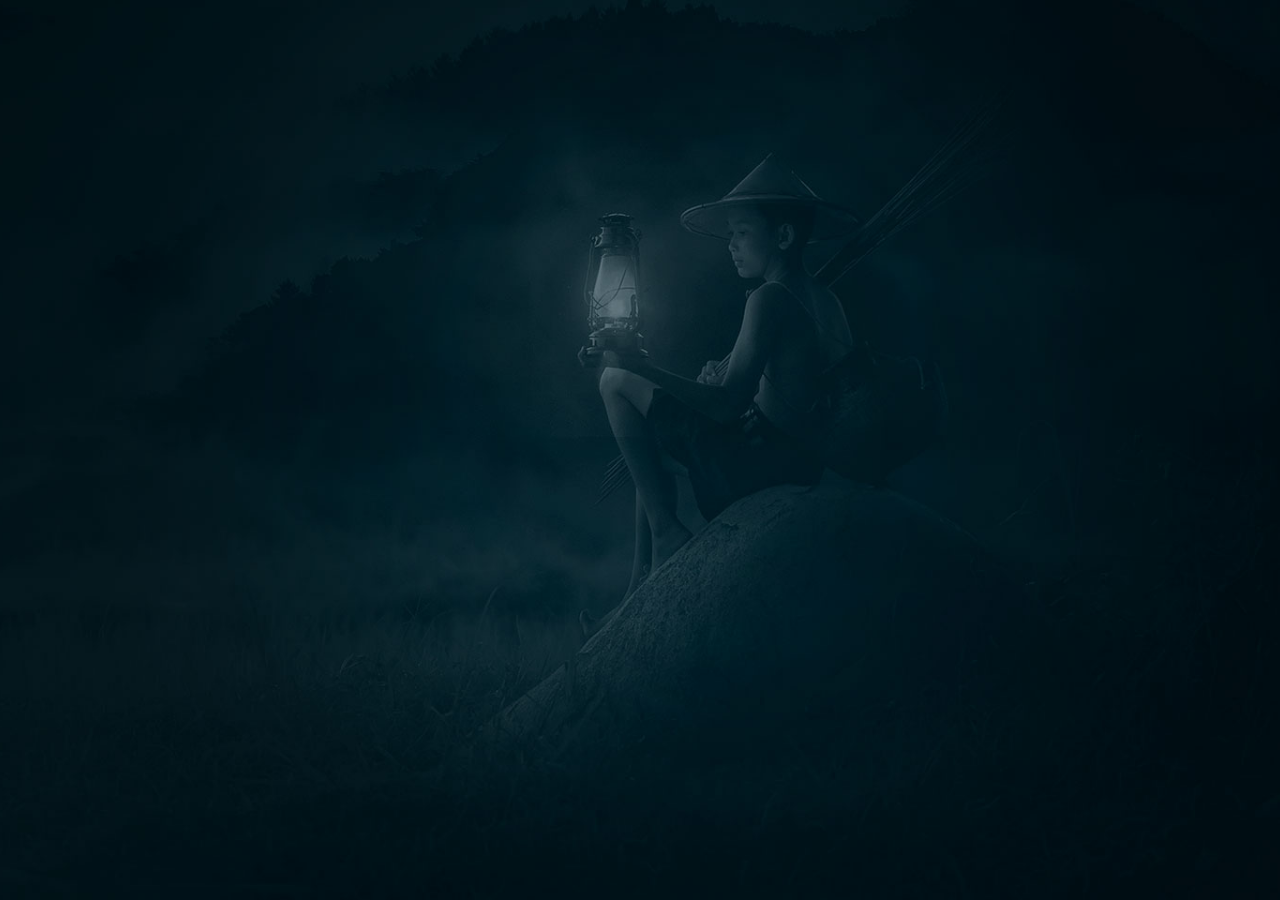
<file: index.html>
<!DOCTYPE html>
<html lang="en">
<head>
    <meta charset="UTF-8">
    <meta http-equiv="X-UA-Compatible" content="IE=edge">
    <meta name="viewport" content="width=device-width, initial-scale=1.0">
    <title>Dasdasent</title>
    <link rel="stylesheet" href="./main.css">
</head>
<body>
    <div class="wrapper first_page-wrapper">
        <div class="container container-opening">
            <div class="opening">
                <div class="opening__text">
                    <img src="./img/logo1.jpg.png" alt="logo" class="logo__opening">
                    <div class="opening__desc">Открой для себя Азию</div>
                </div>
                <div class="opening__btn">
                    <a href="./main.html" class="button button__opening ">Войти</a>
                </div>
            </div>
        </div>
    </div>
</body>
</html>
</file>
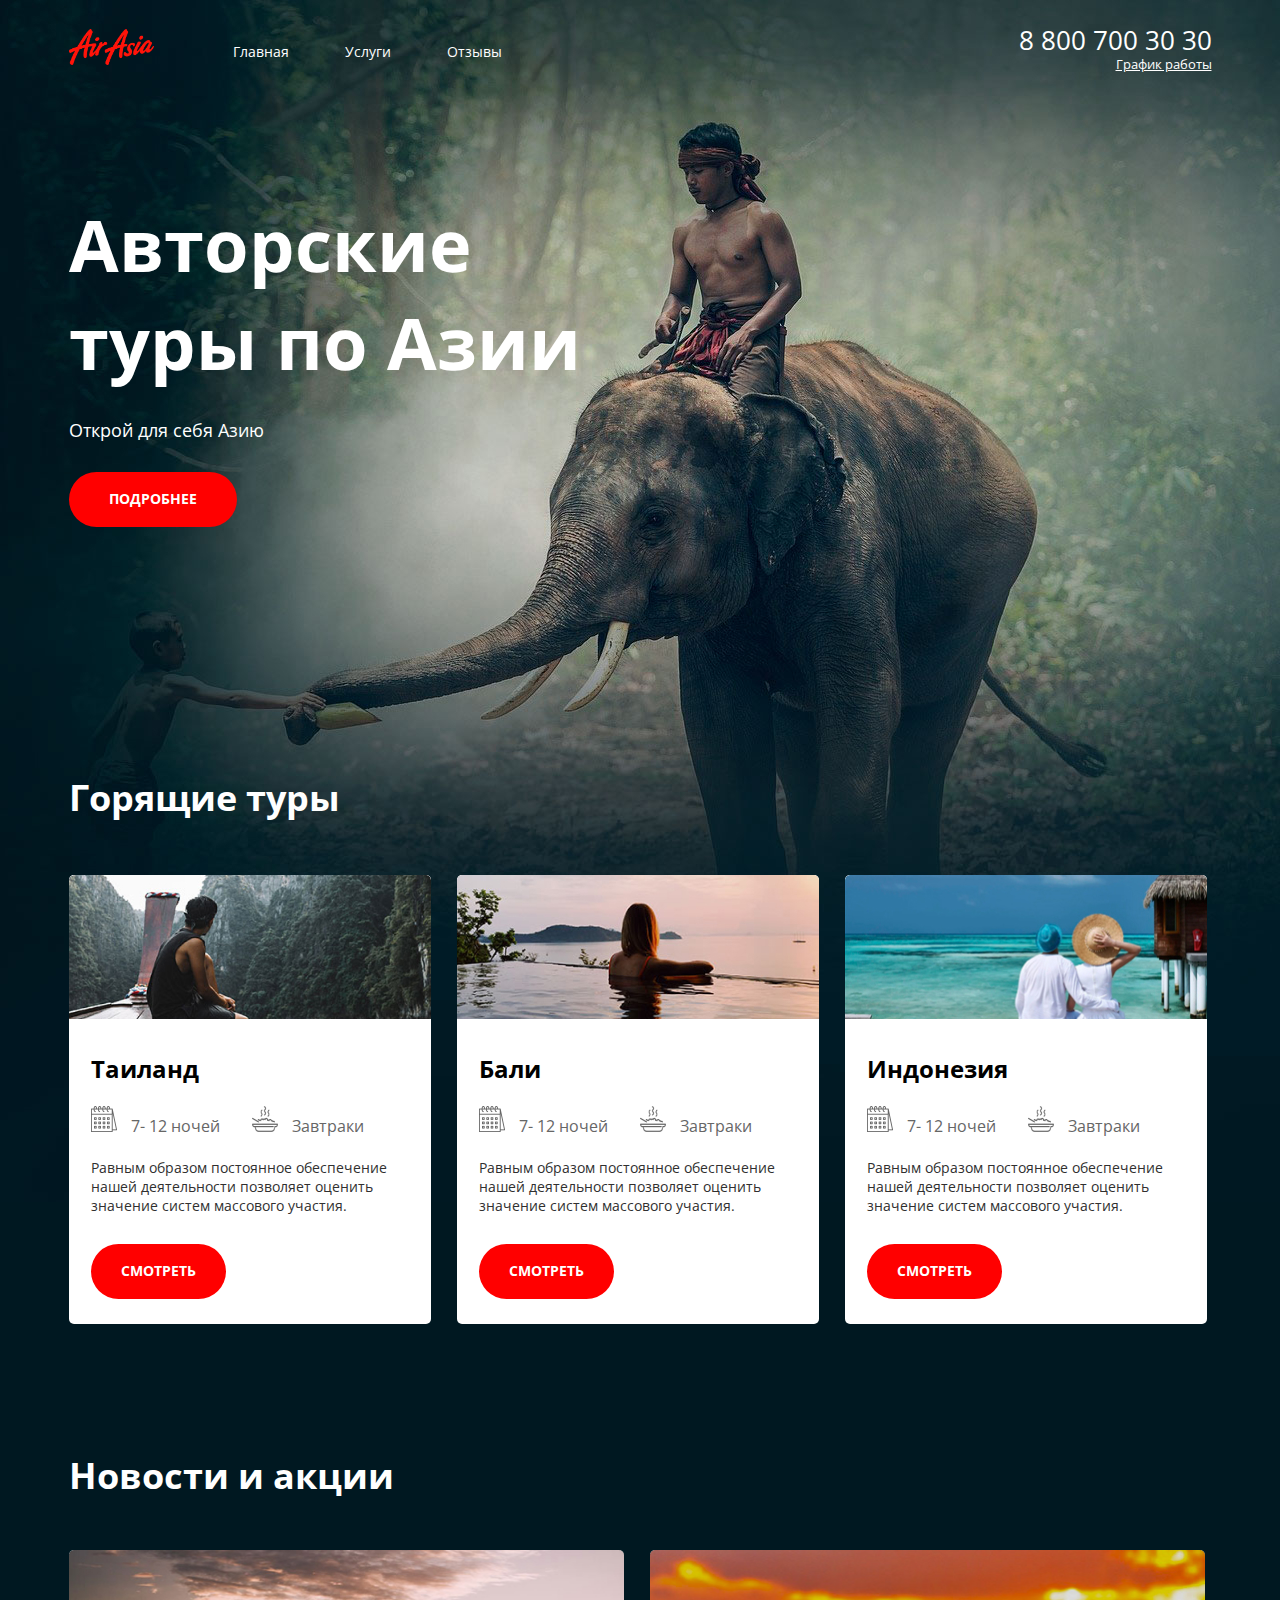
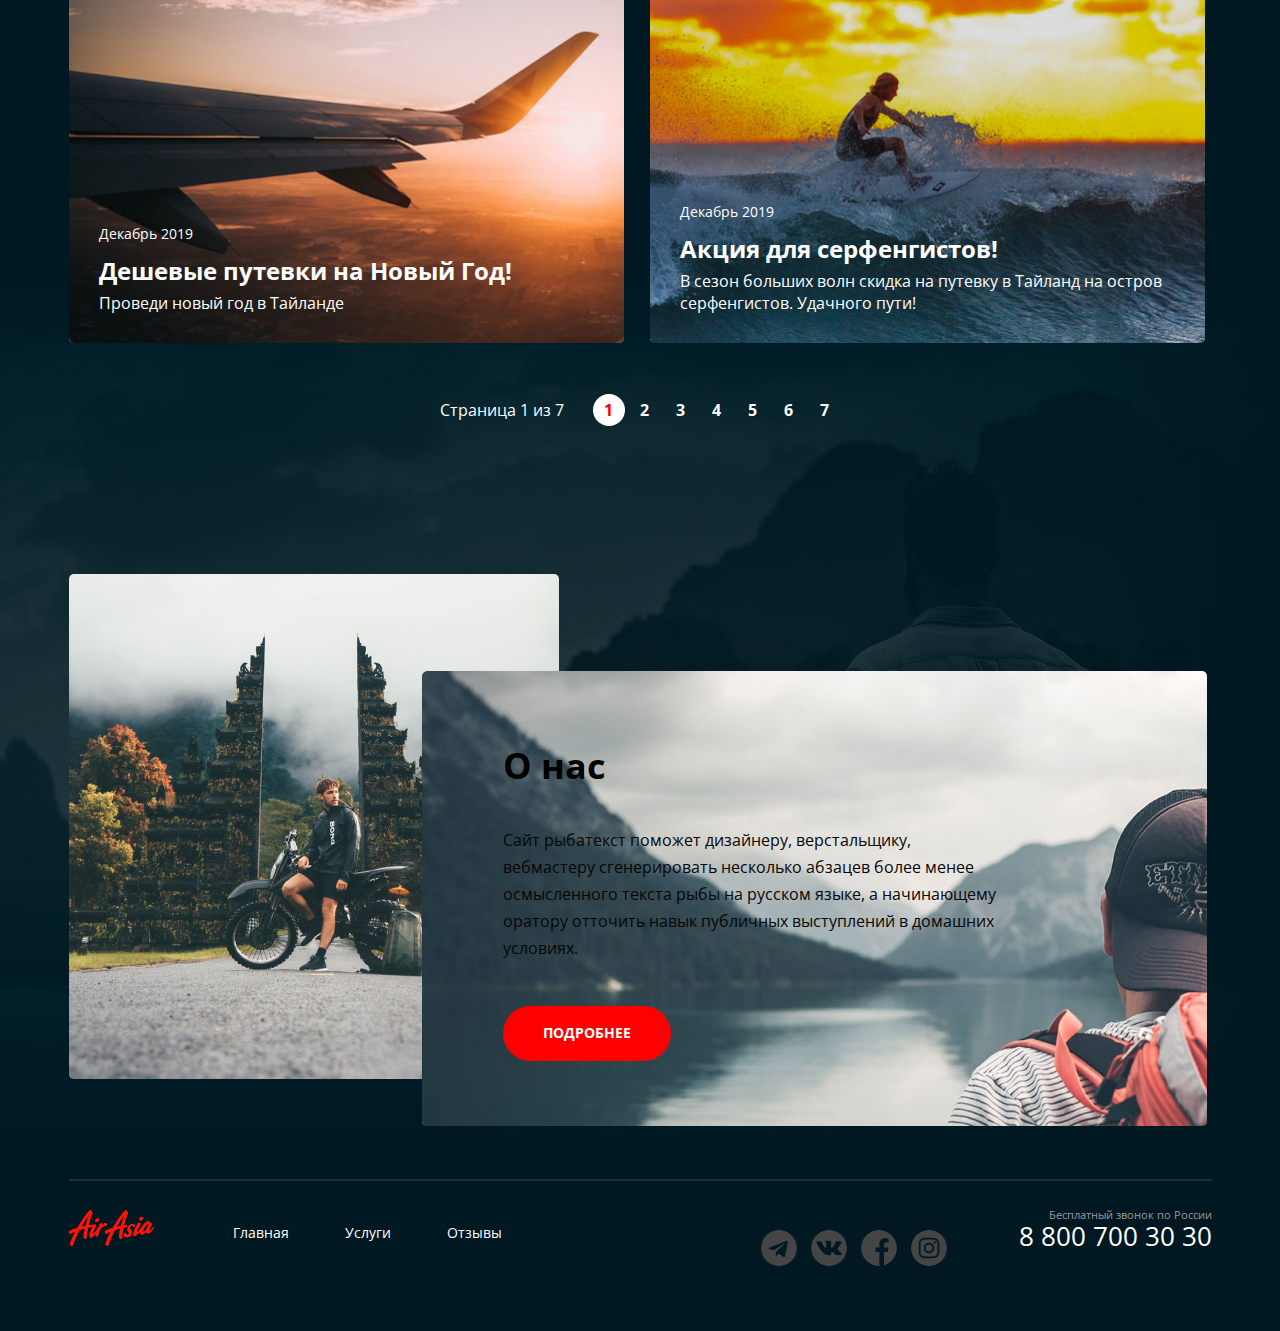
<file: air-asia/index.html>
<!DOCTYPE html>
<html lang="ru">    
<head>
    <meta charset="UTF-8">
    <meta http-equiv="X-UA-Compatible" content="IE=edge">
    <meta name="viewport" content="width=device-width, initial-scale=1.0">
    <link rel="preconnect" href="https://fonts.gstatic.com">
    <link href="https://fonts.googleapis.com/css2?family=Open+Sans:wght@400;700&display=swap" rel="stylesheet">
    <link rel="stylesheet" href="main.css">
    <title>Air-asia</title>

</head>
<body>
    <div class="wrapper main__page-wrapper">
        <div class="wrapper__content">
            <header class="header">
                <a href="#" class="logo">
                    <img src="./img/logo1.jpg.png" alt="" class="logo__img"> 
                </a>
                <nav class="menu"> 
                    <ul class="menu__list">
                        <li class="menu__item">
                            <a href="#" class="menu__item-text">Главная</a>
                        </li>
                        <li class="menu__item">
                            <a href="#" class="menu__item-text">Услуги</a>
                        </li>   
                        <li class="menu__item">
                            <a href="#" class="menu__item-text">Отзывы</a>
                        </li>
                    </ul>
                </nav>               
                <address class="contacts">
                    <a href="tel:+7932797323" class="contacts__phone">8 800 700 30 30</a>
                    <div class="contacts__info">График работы</div>
                </address>
            </header>
            <main class="page__content">
                <div class="content__name">
                    <h1 class="content__name-title">Авторские туры по Азии</h1>
                    <p class="content__name-text">Открой для себя Азию</p>
                    <a href="#" class="butten">подробнее</a>
                </div>
                <div class="history">
                    <h2 class="content__title">Горящие туры</h2>
                    <ul class="histoy__item">                    
                        <li class="history__list">
                            <img src="./img/river.jpg" alt="" class="history__list-images">
                            <div class="history__content"> 
                                <h3 class="history__list-title">Таиланд</h3>
                                <div class="history__features">
                                    <div class="history__feature">
                                        <img src="./img/calendar.jpg" alt="calendar" class="history_feature-icon">
                                        <div class="history_feature-text">7- 12 ночей</div>
                                    </div>
                                    <div class="history__feature">
                                        <img src="./img/meal.jpg" alt="" class="history_feature-icon">
                                        <div class="history_feature-text">Завтраки</div>
                                    </div>
                                </div>    
                                <p class="history__list-text">Равным образом постоянное обеспечение нашей деятельности позволяет оценить значение систем массового участия.</p>
                                <a href="#" class="history__butten">смотреть</a>
                             </div>                           
                        </li>
                        <li class="history__list">
                            <img src="./img/pool.jpg" alt="" class="history__list-images">
                            <div class="history__content">  
                            <h3 class="history__list-title">Бали</h3>
                            <div class="history__features">
                                <div class="history__feature">
                                    <img src="./img/calendar.jpg" alt="calendar" class="history_feature-icon">
                                    <div class="history_feature-text">7- 12 ночей</div>
                                </div>
                                <div class="history__feature">
                                    <img src="./img/meal.jpg" alt="" class="history_feature-icon">
                                    <div class="history_feature-text">Завтраки</div>
                                </div>
                            </div>                           
                            <p class="history__list-text">Равным образом постоянное обеспечение нашей деятельности позволяет оценить значение систем массового участия.</p>
                            <a href="#" class="history__butten">смотреть</a>
                            </div>                          
                        </li>
                        <li class="history__list">
                            <img src="./img/ocean.jpg" alt="" class="history__list-images">
                            <div class="history__content">
                                <h3 class="history__list-title">Индонезия</h3>
                                <div class="history__features">
                                    <div class="history__feature">
                                        <img src="./img/calendar.jpg" alt="calendar" class="history_feature-icon">
                                        <div class="history_feature-text">7- 12 ночей</div>
                                    </div>
                                    <div class="history__feature">
                                        <img src="./img/meal.jpg" alt="" class="history_feature-icon">
                                        <div class="history_feature-text">Завтраки</div>
                                    </div>
                                </div> 
                                <p class="history__list-text">Равным образом постоянное обеспечение нашей деятельности позволяет оценить значение систем массового участия.</p>
                                <a href="#" class="history__butten">смотреть</a>
                            </div>                         
                        </li>
                    </ul>
                </div>
                <section class="section">
                    <div class="container">
                        <h2 class="section__title">Новости и акции</h2>
                        <ul class="news">
                            <li class="news__item">
                                <img src="./img/plain.jpg" alt="" class="news__background">
                                <div class="news__text-content">
                                    <time class="news__date">Декабрь 2019</time>
                                    <div class="news__text">Дешевые путевки на Новый Год!</div>
                                    <div class="news__desc">Проведи новый год в Тайланде</div>
                                </div>
                            </li>
                            <li class="news__item">
                                <img src="./img/Surfer.jpg" alt="" class="news__background">
                                <div class="news__text-content">
                                    <time class="news__date">Декабрь 2019</time>
                                    <div class="news__text">Акция для серфенгистов!</div>
                                    <div class="news__desc">В сезон больших волн скидка на путевку в Тайланд на остров серфенгистов. Удачного пути!</div>
                                </div>
                            </li>
                        </ul>
                        <div class="pager">
                            <div class="pager__display">Страница 1 из 7</div>
                            <ul class="pager__list">
                                <li class="pager__item pager__item-active"><a href="#" class="pager__link">1</a></li>
                                <li class="pager__item"><a href="#" class="pager__link">2</a></li>
                                <li class="pager__item"><a href="#" class="pager__link">3</a></li>
                                <li class="pager__item"><a href="#" class="pager__link">4</a></li>
                                <li class="pager__item"><a href="#" class="pager__link">5</a></li>
                                <li class="pager__item"><a href="#" class="pager__link">6</a></li>
                                <li class="pager__item"><a href="#" class="pager__link">7</a></li>
                            </ul>
                        </div>
                    </div>                    
                </section>
                <section>
                    <div class="container">
                        <div class="about">
                            <div class="about__desc">
                                <h2 class="about__desc-title">О нас</h2>
                                <div class="about__desc-text">
                                    <p>
                                        Сайт рыбатекст поможет дизайнеру, верстальщику, вебмастеру сгенерировать несколько абзацев более менее осмысленного текста рыбы на русском языке, а начинающему оратору отточить навык публичных выступлений в домашних условиях.
                                    </p>
                                </div>
                                <a href="#" class="butten">Подробнее</a>
                            </div>    
                        </div>   
                    </div>
                </section>
            </main>
            <footer class="footer__container">
                <div class=" container footer__container">
                    <div class="footer">
                        <a href="#" class="logo">
                            <img src="./img/logo1.jpg.png" alt="" class="logo__img"> 
                        </a>
                        <nav class="menu"> 
                            <ul class="menu__list">
                                <li class="menu__item">
                                    <a href="#" class="menu__item-text">Главная</a>
                                </li>
                                <li class="menu__item">
                                    <a href="#" class="menu__item-text">Услуги</a>
                                </li>   
                                <li class="menu__item">
                                    <a href="#" class="menu__item-text">Отзывы</a>
                                </li>
                            </ul>
                        </nav>  
                        <ul class="social">
                            <li class="social__item social__item-telegram">
                             <a href="" class="social__icon"></a>
                            </li>
                            <li class="social__item social__item-vk">
                                <a href="" class="social__icon"></a>
                            </li>
                            <li class="social__item social__item-f">
                                <a href="" class="social__icon"></a>
                            </li>
                            <li class="social__item social__item-in">
                                <a href="" class="social__icon"></a>
                         </li>
                        </ul>
                        <address class="contacts">
                            <div class="contact__desc">Бесплатный звонок по России</div>
                            <a href="tel:+7932763223" class="contacts__phone"> 8 800 700 30 30</a>
                        </address>
                    </div>
                    
                </div>
            </footer>
        </div>    
    </div>
</body>
</html>
</file>
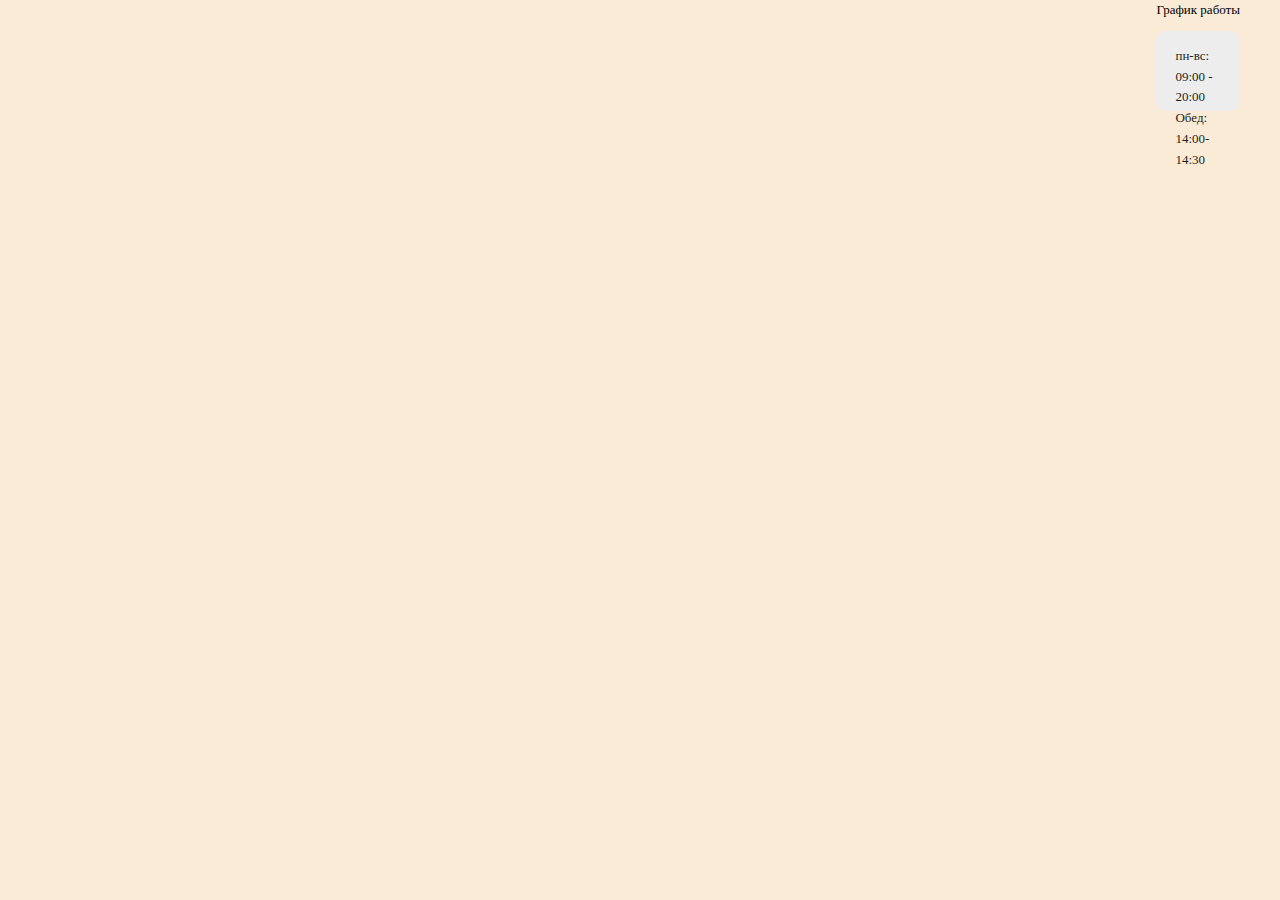
<file: img/Document.html>
<!DOCTYPE html>
<!-- saved from url=(0022)http://127.0.0.1:5500/ -->
<html lang="en"><head><meta http-equiv="Content-Type" content="text/html; charset=UTF-8">
    
    <meta http-equiv="X-UA-Compatible" content="IE=edge">
    <meta name="viewport" content="width=device-width, initial-scale=1.0">
    
    <title>Document</title>
    
<style type="text/css">:root img[style*="//counter.yadro.ru/"], :root img[src*="://c.bigmir.net/"], :root a[href^="http://click.hotlog.ru/"], :root a[href*="//top.mail.ru/jump?"], :root [title="uWeb Counter"], :root [title="uCoz Counter"], :root .min-width-normal > #popup_container ~ #fade, :root .min-width-normal > #popup_container, :root body > div[class^="_"][class*=" _"][class$="_stBig"], :root body > div[id^="dV"][style^="width"][style*="height"][style*="position"][style*="fixed"][style*="overflow"][style*="z-index"][style*="background"], :root .app.blog-post-page .secondary-header-ad-block, :root .app.blog-post-page #right-column > .sticky, :root #root > .app > #layout > #very-right-column .aggregator__header, :root object[data^="blob"], :root noindex > .search_result[class*="search_result_"], :root img[width="468"][height="60"], :root img[width="160"][height="600"], :root img[src*="://cp.beget.com/promo_data/"], :root iframe[src*="utraff.com"], :root iframe[src*="tureckiy-serial.ru/"][src$=".php"], :root iframe[src*="ads.exosrv.com"], :root iframe[src*="://vidroll.ru/"], :root iframe[src*="://ab.adpro.com.ua/"], :root iframe[src*="/mixadv_"], :root iframe[src*="/carta.ua/ajax/widget."], :root iframe[src*="/3647.tech"], :root iframe[id^="republer"], :root div[id^="zcbclk"], :root div[id^="yandex_rtb"], :root div[id^="trafmag_"], :root div[id^="tizerws_"], :root div[id^="smi2adblock_"], :root div[id^="sblock_inform_"], :root div[id^="news_nest_net_ru"], :root div[id^="news_nest_msk_ru"], :root div[id^="news_2xclick_ru_"], :root div[id^="join_informer_"], :root div[id^="itizergroup_"], :root div[id^="b_tz_"], :root div[id^="ads_games_"], :root div[id^="M"][id*="Composite"], :root div[id^="DIV_DA_"], :root div[id^="Crt-"][style], :root div[id*="Teaser_Block"], :root div[data-server-rendered="true"] > div[id^="la-"], :root div[class^="yandex_rtb"], :root div[class^="da-ya-widget"], :root div[class*="spklw"][data-type="ad"], :root div[class*="relap"][class*="-rec-item"], :root a[onclick*="trtkp.ru"], :root a[onclick*="offergate-amigo"], :root a[href^="https://www.juicer.io?referrer="], :root a[href^="https://msetup.pro"], :root a[href^="https://kshop"][href*=".pro/"], :root a[href^="http://trafmaster.com"], :root a[href^="http://traderstart.mirtesen.ru"], :root a[href^="http://reals-story.ru/"], :root a[href^="http://kshop.biz/"], :root a[href^="http://browserload.info/"], :root a[href^="http://apytrc.com/click/"], :root a[href="http://advert.mirtesen.ru/"], :root a[href*="zdravo-med.ru"], :root a[href*="xxxrevpushclcdu.com"], :root a[href*="trklp.ru"], :root a[href*="traflabs.xyz"], :root div[id^="CGCandy"], :root a[href*="tptrk.ru"], :root a[href*="torrentum.ru"], :root a[href*="shakesclick.com"], :root a[href*="shakescash.com"], :root a[href*="shakes.pro"], :root a[href*="sapmedia.ru"], :root a[href*="sandratand.ru"], :root a[href*="rexchange.begun.ru/rclick?"], :root a[href*="refpazus.top"], :root a[href*="problogrus.ru"], :root a[href^="https://homyanus.com"], :root a[href*="please-direct.me"], :root a[href*="please-direct.com"], :root a[href*="sviruniversal.com/"], :root a[href*="octoclick.net"], :root a[href*="marketgid.com/"], :root a[href*="litewebbusiness.com"], :root a[href*="navaxudoru.com"], :root a[href*="lifebloggersz.ru"], :root a[href*="kinnohoyutd.site"], :root a[href*="intovarro.ru"], :root a[href*="https://relap.io/r?"], :root a[href*="herrabjec.pro"], :root a[href*="goodtrack.ru"], :root a[href*="gocdn.ru"], :root a[href*="go.ad2up.com"], :root a[href*="ftpglst.com"], :root a[href*="flylinks.pw"], :root a[href*="filebase.me"], :root a[href*="cpl11.ru"], :root a[href*="cpl1.ru"], :root a[href*="cpagetti1.com"], :root a[href*="cmsmodnews.com"], :root a[href*="bubblesmedia.ru/sb/clk/"], :root a[href*="blogers-story.ru"], :root a[href*="shakesin.com"], :root a[href*="bgrndi.com"], :root a[href*="beststbuy.ru"], :root a[href*="best-zdorovye.ru"], :root a[href*="beauty-list.ru"], :root a[href*="medinforms.ru"], :root a[href*="awesomeredirector"], :root a[href*="amigo-biz.ru/ads/click"], :root a[href*="amgfile.ru"], :root a[href*="ads2-adnow.com"], :root a[href*="slovosil.com"], :root a[href*="ads-provider.com"], :root a[href*="://telamoncleaner.com/tracker/?partner="], :root a[href*="://softmediya.ru/"], :root a[href*="://segodnia.club/"], :root a[href*="://ruonline.bar/"], :root a[href*="://rendersaveron.com"], :root a[href*="://renderbrandium.com"], :root a[href*="://reidancis.com/"], :root a[href*="://parandaya.com"], :root a[href*="://ourbrowser.net"], :root a[href*="best-zdrav.ru"], :root a[href*="://newbrowserme.ru/"], :root a[href*="://new.torrent-pack.ru/"], :root a[href*="://loderkkis.ru"], :root a[href*="trafgid.xyz"], :root a[href*="://getyousoft.ru/"], :root a[href*="://getyoursoft.ru/"], :root a[href*="://getbrauzer.ru/"], :root a[href*="://clickstats.online/"], :root a[href*="://clickstats.fun/"], :root a[href*="://chikidiki.ru"], :root a[href*="://adv-views.com"], :root a[href*="/universalsrc.net/"], :root a[href*="/universalsrc.com/"], :root a[href^="http://fly-shops.ru"], :root a[href*="/universal-lnk.net/"], :root a[href*="://vpnbrowser.ru/"], :root a[href*="/uni-lnk.com/"], :root a[href*="/uloads.ru/"], :root a[href*="/u-loads.ru/"], :root a[href*="/u-load.ru/"], :root a[href*="/rapidtor.site"], :root a[href*="/onvix.tv/promo/"][target=_blank], :root a[href*="/newbrowser.club/"], :root a[href*="/myuniversalnk.com/"], :root a[href*="/go.1k3.net/"], :root iframe[src*="marketgid.com"], :root a[href*="/getdriverpack.ru"], :root a[href*="/fastvk.com"], :root a[href*="/api/redirect?offerid="], :root a[href*="/advjump.com"], :root iframe[src*="laim.tv/rotator/"], :root a[href*="/advertisesimple.info"], :root a[href*="//viruniversal.com/"], :root a[href*="//utimg.ru/"], :root a[href*="//universalut.info/"], :root a[href*="//universalse.info/"], :root a[href*="//universalice.info/"], :root a[href*="//ubar.pro"], :root a[href*="//ubar-pro"], :root a[href*="//tiruniversal.com/"], :root a[href*="//sub"][href*="bubblesmedia.ru"], :root a[href*="//spishi.vip/"], :root a[href*="//restofarian.com"], :root a[href*="//reruniversal.com/"], :root a[href*="//refpaewsbc.top/"], :root a[href*="//partners.house/"], :root a[href*="//parandeya.com/"], :root a[href*="//loderlx.ru"], :root a[href*="//lis-gor.com/"], :root a[href*="//getmybrowser.ru/"], :root a[href*="trtkp.ru"], :root a[href*="//fofuvipibo.com/"], :root a[href*="//febrare.ru/"], :root a[href*="advertwebgid.ru"], :root a[href*="//ext-load.net"], :root a[href*="//do-rod.com/"], :root a[href*="//avertise.ru/"], :root a[href*="//1xbetlk.site/"], :root a[href*=".twkv.ru"], :root a[href*=".pokupkins.ru"], :root .app.blog-post-page #blog-post-item-video-ad, :root a[href*=".1liveinternet.ru"], :root [onclick*="trklp.ru"], :root [onclick*="traffic-media.co"], :root [onclick*="mixadvert.com"], :root [onclick*="/sb/clk/"], :root [onclick*=".twkv.ru"], :root a[href*="://adsbid-click.adsbid.ru/"], :root [href^="https://download.cdn.yandex.net/yandex-tag/weboffer/"], :root [href*="pigiuqproxy.com"], :root [href*="driftawayforfun.com"], :root [href*="://clickpzk.com/"], :root [href*="://click.1k3web.net/"], :root [href*="://click.1k3web.com/"], :root [href*="://click.1k3pub.com/"], :root [href*="://browseit.ru/"], :root [href*="/zfvklk.ru"], :root [href*="/vaigowoa.com"], :root [href*="//loadbrowser.ru/"], :root [data-url*="://installpack.net"], :root [data-link*="amigo-browser.ru/dkit-"], :root [data-la-show-block-id], :root [data-la-refresh-timeout], :root [data-la-block], :root a[href*="films.ws"], :root [data-la-block-show-id], :root [class^="flat_"][class*="_out"], :root .mywidget__col > .mywidget__link_advert, :root [id^="unit_"] > a[href*="://smi2.ru"], :root .base-page_left-side > #left_ban, :root .base-page_center > .banerTopOver, :root .base-page_center > .banerTop, :root #adv_unisound ~ #main > #slidercontentContainer, :root a[href*="/get-torrent.ru"], :root #adv_kod_frame ~ #gotimer, :root #PopWin[onmousemove], :root #MT_overroll ~ div[class][style="left:0px;top:0px;height:480px;width:650px;"], :root topadblock, :root div[id^="cpa_rotator_block"], :root script[src^="http://free-shoutbox.net/app/webroot/shoutbox/sb.php?shoutbox="] + #freeshoutbox_content, :root input[onclick^="window.open('http://www.FriendlyDuck.com/"], :root img[alt^="Fuckbook"], :root iframe[src^="http://static.mozo.com.au/strips/"], :root div[jscontroller="U835zd"] + c-wiz[jsrenderer="YnuqN"], :root div[id^="zergnet-widget"], :root div[id^="traffective-ad-"], :root div[id^="sticky_ad_"], :root div[id^="rc-widget-"], :root div[id^="q1-adset-"], :root div[id^="proadszone-"], :root a[href*="land-gooods.ru"], :root div[id^="lazyad-"], :root div[id^="gtm-ad-"], :root div[id^="ezoic-pub-ad-"], :root div[id^="dmRosAdWrapper"], :root div[id^="div-adtech-ad-"], :root div[id^="dfp-slot-"], :root div[id^="dfp-ad-"], :root div[id^="block-views-topheader-ad-block-"], :root div[id^="advt-"], :root div[id^="advads_"], :root a[href*="netcrys.com"], :root [class^="flat_"][class*="_crss"], :root div[id^="ads300_600-widget"], :root iframe[src*="//refpakglscpj."], :root a[href^="http://olivka.biz/"], :root input[onclick^="window.open('http://www.friendlyduck.com/"], :root div[id^="ads300_250-widget"], :root div[id^="ads300_100-widget"], :root div[id^="ads250_250-widget"], :root div[id^="ads120_600-widget"], :root a[href*="trk-1.com"], :root div[id^="adrotate_widgets-"], :root div[id^="ad_script_"], :root a[href*="/rating/"] > img[width="88"][height="31"], :root div[id^="ad_rect_"], :root #root > .app > #layout > #very-right-column > .aggregator > .aggregator__items, :root div[id^="ad_position_"], :root div[id^="ad-server-"], :root a[href*="//gerocenius.com/"], :root div[id^="ad-cid-"], :root div[id^="acm-ad-tag-"], :root a[href^="http://hitcounter.ru/top/stat.php"], :root div[id^="YFBMSN"], :root div[id^="ADV-SLOT-"], :root div[data-spotim-slot], :root div[data-role="sidebarAd"], :root div[data-native_ad], :root div[data-mediatype="advertising"], :root div[data-id-advertdfpconf], :root div[data-crl="true"][data-id^="CarouselPLA-"], :root div[data-content="Advertisement"], :root div[data-adunit], :root div[data-adunit-path], :root div[class^="zn-sponsored-outbrain-"], :root div[class^="proadszone-"], :root div[class^="pane-google-admanager-"], :root div[class^="lifeOnwerAd"], :root div[class^="largeRectangleAd_"], :root div[class^="kiwiad-popup"], :root div[class^="kiwiad-desktop"], :root div[class^="index_adBeforeContent_"], :root a[href*="tvroff.net"], :root div[class^="index_adAfterContent_"], :root img[title="bigmir)net TOP 100"], :root div[class^="index__adWrapper"], :root div[class^="block-openx-"], :root div[class^="backfill-taboola-home-slot-"], :root div[class^="articleAdUnitMPU_"], :root a[href*="//adoffer.pro/"], :root div[class^="advertisement-desktop"], :root div[class^="adsbutt_wrapper_"], :root a[href*="linkmyc.com"], :root div[class^="ads-partner-"], :root div[class^="adbanner_"], :root div[class^="ad_position_"], :root div[class^="SponsoredAds"], :root div[class^="ResponsiveAd-"], :root div[class^="PreAd_"], :root div[class^="Display_displayAd"], :root a[href^="http://datxxx.com"], :root div[class^="BannerAd_"], :root div[class^="AdhesionAd_"], :root div[class^="Ad__bigBox"], :root a[href*="thor-media.ru/click/"], :root div[class^="Ad__adContainer"], :root img[width="728"][height="90"], :root div[id^="divAdvAD_"], :root div[class^="ad_border_"], :root div[class^="AdItem-"], :root [id^="relap-custom-iframe-rec"], :root div[class^="AdEmbeded__AddWrapper"], :root span[data-component-type="s-ads-metrics"], :root div[class^="AdBannerWrapper-"], :root div[class*="_AdInArticle_"], :root div[class*="-storyBodyAd-"], :root div[cel_widget_id="dpx-sponsored-products-detail_csm_instrumentation_wrapper"], :root a[href*="://bestnewsoft.ru/"], :root div[id^="adfox_"], :root div#main > div.D1fz0e, :root div > [class][onclick*=".updateAnalyticsEvents"], :root bottomadblock, :root aside[id^="tn_ads_widget-"], :root aside[id^="adrotate_widgets-"], :root amp-ad-custom, :root iframe[src*="fwdcdn.com/frame/partners/"], :root a[target="_blank"][onmousedown="this.href^='http://paid.outbrain.com/network/redir?"], :root a[href*="shakespoint.com"], :root a[target="_blank"][href^="http://api.taboola.com/"], :root a[style="display:block;width:300px;min-height:250px"][href^="http://li.cnet.com/click?"], :root div[class^="BlockAdvert-"], :root a[src^="https://www.utherverse.com/net/"], :root a[onmousedown^="this.href='http://paid.outbrain.com/network/redir?"][target="_blank"] + .ob_source, :root a[onmousedown^="this.href='http://paid.outbrain.com/network/redir?"][target="_blank"], :root a[href*="://ruprivate.club/"], :root div[role="navigation"] + c-wiz > script + div > .kxhcC, :root a[onclick*="//m.economictimes.com/etmack/click.htm"], :root a[href^="https://zononi.com/"], :root a[href*="offhealth.ru"], :root a[href^="https://www.what-sexdating.com/"], :root a[href^="https://www.vewwrmp.com/"], :root a[href^="https://www.spyoff.com/"], :root a[href^="https://www.share-online.biz/affiliate/"], :root a[href^="https://www.securegfm.com/"], :root a[href^="https://www.passeura.com/"], :root div[id^="amzn-assoc-ad"], :root a[href^="https://www.oboom.com/ref/"], :root div[itemtype="http://schema.org/WPAdBlock"], :root a[href^="https://www.nudeidols.com/cams/"], :root a[href^="https://www.mypornstarcams.com/landing/click/"], :root a[href^="https://www.kingsoffetish.com/tour?partner_id="], :root a[href^="https://www.iyalc.com/"], :root a[href^="https://www.goldenfrog.com/vyprvpn?offer_id="][href*="&aff_id="], :root a[href^="https://www.get-express-vpn.com/offer/"], :root a[href*="/mosday.ru/ad/"], :root a[href^="https://www.gambling-affiliation.com/cpc/"], :root a[href^="http://webgirlz.online/landing/"], :root a[href^="https://www.g4mz.com/"], :root a[href^="https://www.clicktraceclick.com/"], :root a[href^="https://www.camyou.com/?cam="][href*="&track="], :root a[href^="https://www.camsoda.com/enter.php?id="], :root a[href^="https://www.brazzersnetwork.com/landing/"], :root a[href^="https://www.bebi.com"], :root a[href^="https://www.awin1.com/cread.php?awinaffid="], :root a[href^="https://www.adskeeper.co.uk/"], :root a[href^="http://farm.plista.com/pets"], :root a[href^="https://windscribe.com/promo/"], :root iframe[src*="hd.gg33.top/"], :root a[href^="https://unreshiramor.com/"], :root a[href^="http://ad-emea.doubleclick.net/"], :root a[href^="https://understandsolar.com/signup/?lead_source="][href*="&tracking_code="], :root div[id^="tms-ad-dfp-"], :root a[href^="https://trust.zone/go/r.php?RID="], :root a[href^="https://trf.bannerator.com/"], :root a[href*="kodielinktrust.ru"], :root a[href*="//universalin.info/"], :root a[href^="http://go.247traffic.com/"], :root a[href^="https://bestcond1tions.com/"], :root a[href^="https://trappist-1d.com/"], :root a[href^="https://traffic.bannerator.com/"], :root a[href^="https://tracking.truthfinder.com/?a="], :root .base-page_center > .banerBottom, :root #rhs_block .xpdopen > ._OKe > div > .mod > ._yYf, :root a[href^="https://tracking.gitads.io/"], :root a[href^="https://track.ultravpn.com/"], :root a[href*="/myuniversalnk.net/"], :root a[href^="https://www.adultempire.com/"][href*="?partner_id="], :root a[href^="https://track.healthtrader.com/"], :root a[href^="https://track.clickmoi.xyz/"], :root div[class^="da-widget-"], :root a[href^="https://control.trafficfabrik.com/"], :root a[href^="https://track.52zxzh.com/"], :root a[href*="//historategory.com/"], :root #BlWrapper > .b-temp_rbc, :root .ra[align="right"][width="30%"], :root a[href^="https://axdsz.pro/"], :root a[href^="https://tour.mrskin.com/"], :root a[href^="https://t.mobtya.com/"], :root a[href^="https://t.hrtyj.com/"], :root a[href^="https://t.hrtye.com/"], :root a[href*="top-info24.ru"], :root a[href^="https://syndication.optimizesrv.com/splash.php?"], :root a[href^="http://connectlinking6.com/"], :root a[href^="http://cdn3.adexprts.com/"], :root a[href^="https://spygasm.com/track?"], :root [class^="flat_"][class*="_modal"], :root div[id^="ad-div-"], :root a[href^="https://secure.eveonline.com/ft/?aid="], :root a[href*="/afftraf.co/"], :root a[href^="https://secure.bstlnk.com/"], :root div[class^="kiwi-ad-wrapper"], :root a[href^="https://rev.adsession.com/"], :root [href*=".trackmstr.com"], :root a[href^="https://refpasrasw.world/"], :root a[href^="https://refpaexhil.top/"], :root AD-SLOT, :root a[href^="https://pubads.g.doubleclick.net/"], :root a[href^="https://prf.hn/click/"][href*="/camref:"], :root a[href^="https://prf.hn/click/"][href*="/adref:"], :root #rhs_block .mod > .gws-local-hotels__booking-module, :root a[href^="http://www.my-dirty-hobby.com/?sub="], :root a[href^="https://porndeals.com/?track="], :root a[href^="https://offerforge.net/"], :root div[id^="ad_head_celtra_"], :root a[href^="https://t.grtyi.com/"], :root a[href^="https://myusenet.xyz/"], :root a[href^="https://my-movie.club/"], :root a[href*="bestforexplmdb.com"], :root a[href^="https://msecure117.com/"], :root a[href^="https://mk-cdn.net/"], :root a[href^="https://mk-ads.com/"], :root div[data-adv-type="dfp"], :root a[href^="https://misspkl.com/"], :root a[href*="/amigo-browser.ru"][target="_blank"], :root a[href^="https://medleyads.com/"], :root iframe[src^="https://tpc.googlesyndication.com/"], :root a[href*=".approvallamp.club/"], :root a[href^="https://landing1.brazzersnetwork.com"], :root a[href^="http://adrunnr.com/"], :root a[href^="https://landing.brazzersplus.com/"], :root a[href^="https://land.rk.com/landing/"], :root .lads[width="100%"][style="background:#FFF8DD"], :root a[href^="https://land.brazzersnetwork.com/landing/"], :root a[href^="https://juicyads.in/"], :root a[href^="https://join.virtuallust3d.com/"], :root body > #__promoStickyButton, :root a[href^="http://www.uniblue.com/cm/"], :root a[href^="https://join.sexworld3d.com/track/"], :root a[href^="https://join.dreamsexworld.com/"], :root a[href^="https://incisivetrk.cvtr.io/click?"], :root a[href^="https://iactrivago.ampxdirect.com/"], :root a[href^="https://iac.ampxdirect.com/"], :root div[data-ismultirow="true"][data-id^="CarouselPLA-"], :root a[href^="https://horny-pussies.com/tds"], :root a[href^="https://graizoah.com/"], :root td[valign="top"] > .mainmenu[style="padding:10px 0 0 0 !important;"], :root a[href^="http://feedads.g.doubleclick.net/"], :root a[href^="https://redsittalvetoft.pro/"], :root a[href^="https://googleads.g.doubleclick.net/pcs/click"], :root a[href^="http://cdn.adstract.com/"], :root a[href^="https://gogoman.me/"], :root div[jsdata*="CarouselPLA-"][data-id^="CarouselPLA-"], :root a[href^="https://go.trackitalltheway.com/"], :root a[href^="https://go.stripchat.com/"][href*="&campaignId="], :root a[href^="https://go.julrdr.com/"], :root a[href^="https://go.hpyrdr.com/"], :root a[href^="https://adnetwrk.com/"], :root a[href^="https://go.gldrdr.com/"], :root div[id^="mainads"], :root a[href^="https://go.currency.com/"], :root [id^="newPortal_informer_"], :root a[href^="https://track.afftck.com/"], :root a[href^="http://guideways.info/"], :root a[href^="https://go.cmrdr.com/"], :root a[href*=".inclk.com/"], :root a[href^="https://go.ad2up.com/"], :root a[href^="https://freeadult.games/"], :root a[href^="https://fonts.fontplace9.com/"], :root a[href*="://yadistr.ru/"], :root a[href^="http://clkmon.com/adServe/"], :root a[href^="https://flirtaescopa.com/"], :root a[href^="https://fleshlight.sjv.io/"], :root a[href^="https://fakelay.com/"], :root a[href^="https://earandmarketing.com/"], :root [lazy-ad="leftthin_banner"], :root a[href^="https://dynamicadx.com/"], :root .GFYY1SVE2 > .GFYY1SVD2 > .GFYY1SVG5, :root a[href^="https://djtcollectorclub.org/"][href*="?affiliate_id="], :root a[href^="https://tc.tradetracker.net/"] > img, :root a[href^="//srv.buysellads.com/"], :root a[href^="https://dianches-inchor.com/"], :root a[href*="blogi-novosti.ru"], :root a[href^="http://adf.ly/?id="], :root a[href^="https://uncensored3d.com/"], :root a[href^="https://creacdn.top-convert.com/"], :root a[href*="=exoclick"], :root a[href^="https://www.chngtrack.com/"], :root iframe[src^="https://pagead2.googlesyndication.com/"], :root a[href^="https://retiremely.com/"], :root a[href^="https://cpmspace.com/"], :root .commercial-unit-mobile-top > .v7hl4d, :root a[href^="https://click.plista.com/pets"], :root a[href*="twtn.ru/"], :root a[href^="https://chaturbate.xyz/"], :root a[href^="http://look.djfiln.com/"], :root a[href^="https://chaturbate.jjgirls.com/"][href*="?tour="], :root a[href^="https://chaturbate.com/in/?track="], :root a[href^="https://chaturbate.com/in/?tour="], :root a[href^="https://chaturbate.com/affiliates/"], :root a[href*="://womens-journal.ru/"], :root [href*="wap4dollar.com/"], :root .__y_elastic .__y_item, :root a[href^="https://mcdlks.com/"], :root a[href^="https://bs.serving-sys.com"], :root .mod > ._jH + .rscontainer, :root a[href^="https://blackorange.go2cloud.org/"], :root a[href^="https://affiliates.bet-at-home.com/processing/"], :root a[href^="https://ads.ad4game.com/"], :root a[href^="https://betway.com/"][href*="&a="], :root a[href*="//bestonewos.com/"], :root a[href^="http://www.linkbucks.com/referral/"], :root a[href^="https://azpresearch.club/"], :root a[href^="https://awptjmp.com/"], :root a[href^="http://www.fleshlight.com/"], :root a[href^="https://aweptjmp.com/"], :root a[href^="https://awentw.com/"], :root a[href^="https://albionsoftwares.com/"], :root a[href^="http://amigodistr.ru/"], :root a[href^="//postlnk.com/"], :root a[href^="https://affiliate.rusvpn.com/click.php?"], :root a[href^="//bwnjijl7w.com/"], :root a[href^="https://adultfriendfinder.com/go/page/landing"], :root a[href*="pussl3.com"], :root a[href^="https://adswick.com/"], :root .GKJYXHBF2 > .GKJYXHBE2 > .GKJYXHBH5, :root ADS-RIGHT, :root a[href^="https://adserver.adreactor.com/"], :root a[href^="https://refpaano.host/"], :root a[href^="https://meet-to-fuck.com/tds"], :root a[href*="/loaderu.ru/"], :root a[href^="https://adhealers.com/"], :root app-advertisement, :root a[href^="https://ad.doubleclick.net/"], :root a[href^="http://zevera.com/afi.html"], :root a[href^="http://go.oclaserver.com/"], :root a[href^="https://ad.atdmt.com/"], :root .trc_rbox .syndicatedItem, :root a[href^="https://aaucwbe.com/"], :root a[href^="http://xtgem.com/click?"], :root [data-la-show-id], :root a[href^="https://ads.trafficpoizon.com/"], :root a[href*="down-news-games.ru"], :root a[href*="//portakamus.com/"], :root div[class^="local-feed-banner-ads"], :root a[href^="http://wxdownloadmanager.com/dl/"], :root div[id^="adpartner-jsunit-"], :root a[href*="/yfiles1.ru"], :root a[href^="http://www.zergnet.com/i/"], :root a[onmousedown^="this.href='http://staffpicks.outbrain.com/network/redir?"][target="_blank"] + .ob_source, :root a[href^="http://www.usearchmedia.com/signup?"], :root a[href^="http://www.torntv-downloader.com/"], :root a[href^="http://www.tirerack.com/affiliates/"], :root a[href^="http://www.text-link-ads.com/"], :root a[href^="https://weedzy.co.uk/"][href*="&utm_"], :root a[href^="http://pokershibes.com/index.php?ref="], :root a[href^="https://usenetxs.website/"], :root a[href^="https://gghf.mobi/"], :root a[href^="http://www.terraclicks.com/"], :root a[href^="https://ads-for-free.com/click.php?"], :root iframe[title="mixAd"], :root DIV[id^="DIV_NNN_"], :root a[href^="http://www.socialsex.com/"], :root img[src*="//counter.yadro.ru/"], :root a[onmousedown^="this.href='https://paid.outbrain.com/network/redir?"][target="_blank"], :root a[href^="http://www.sfippa.com/"], :root a[href*="kma1.biz"], :root a[href^="http://www.xmediaserve.com/"], :root a[href^="http://www.sex.com/videos/?utm_"], :root a[href^="http://paid.outbrain.com/network/redir?"], :root a[href^="http://www.sex.com/?utm_"], :root a[href^="http://secure.signup-page.com/"], :root a[href^="http://www.quick-torrent.com/download.html?aff"], :root a[href^="http://www.pinkvisualgames.com/?revid="], :root a[href^="http://glprt.ru/affiliate/"], :root a[href^="https://trklvs.com/"], :root a[href^="http://www.paddypower.com/?AFF_ID="], :root iframe[src*="://rstbtmd.com/"], :root a[href^="http://www.onwebcam.com/random?t_link="], :root a[href*="/rapidtor.ru"], :root a[href^="https://go.247traffic.com/"], :root a[href^="http://www.freefilesdownloader.com/"], :root a[href^="http://www.mysuperpharm.com/"], :root .trc_rbox_border_elm .syndicatedItem, :root a[href^="http://www.myfreepaysite.com/sfw_int.php?aid"], :root a[href^="http://www.myfreepaysite.com/sfw.php?aid"], :root .rhsvw[style="background-color:#fff;margin:0 0 14px;padding-bottom:1px;padding-top:1px;"], :root a[href^="http://www.moneyducks.com/"], :root a[href*="://bubblevard.com/"], :root a[href^="http://bcntrack.com/"], :root a[href^="http://www.securegfm.com/"], :root a[href^="http://www.liversely.net/"], :root [href*="//trackmstr.com"], :root [href*="prayuserparka.com/"], :root a[href^="http://www.idownloadplay.com/"], :root a[href^="http://www.hitcpm.com/"], :root a[href^="http://fusionads.net"], :root a[href^="http://www.hibids10.com/"], :root div[class^="awpcp-random-ads"], :root [href*="//securesafemembers.com"], :root a[href^="http://www.graboid.com/affiliates/"], :root a[href^="http://www.gamebookers.com/cgi-bin/intro.cgi?"], :root div[id^="div_openx_ad_"], :root a[href^="http://www.friendlyquacks.com/"], :root a[href^="https://www.financeads.net/tc.php?"], :root a[href*=".tfaln.com/"], :root a[href^="http://www.friendlyduck.com/AF_"], :root a[href^="https://content.oneindia.com/www/delivery/"], :root a[href^="http://www.fpcTraffic2.com/blind/in.cgi?"], :root a[href^="http://www.flashx.tv/downloadthis"], :root a[href*="//loderls.ru"], :root .trc_rbox_div a[target="_blank"][href^="http://tab"], :root a[href^="https://americafirstpolls.com/"], :root a[href^="http://clickserv.sitescout.com/"], :root a[href^="http://www.firstload.de/affiliate/"], :root a[href^="http://www.twinplan.com/AF_"], :root a[href^="http://www.fducks.com/"], :root a[href^="http://www.easydownloadnow.com/"], :root #root > .app .adfox, :root a[href^="http://www.duckssolutions.com/"], :root a[href^="https://offers.refchamp.com/"], :root a[href^="https://go.trkclick2.com/"], :root a[href^="https://www.mrskin.com/account/"], :root a[href^="http://www.duckcash.eu/"], :root [href*="postlnk.com"], :root a[href^="http://go.seomojo.com/tracking202/"], :root a[href^="http://www.downloadweb.org/"], :root a[href*="//advtise.ru/"], :root a[href^="http://www.down1oads.com/"], :root a[href^="https://trafficmedia.center/"], :root a[href^="http://www.dealcent.com/register.php?affid="], :root .rscontainer > .ellip, :root a[href^="http://www.clkads.com/adServe/"], :root a[href^="https://track.interactivegf.com/"], :root div[class^="adpubs-"], :root a[href*="deliver.trafficfabrik.com"], :root a[href^="http://www.cash-duck.com/"], :root a[href^="https://aff-ads.stickywilds.com/"], :root a[href^="http://www.bitlord.me/share/"], :root div[id^="republer_"], :root div[class^="Directory__footerAds"], :root a[href^="http://www.bet365.com/"][href*="?affiliate="], :root a[href*="://filetaker.ru/"], :root a[href^="http://www.bet365.com/"][href*="&affiliate="], :root a[href*="medicalblogs.ru"], :root .grid > .container > #aside-promotion, :root a[href^="http://www.babylon.com/welcome/index?affID"], :root a[href*=".orgsales.ru"], :root [id^="unit_"] > a[href*="://smi2.net"], :root a[onmousedown^="this.href='/wp-content/embed-ad-content/"], :root a[href^="//adbit.co/?a=Advertise&"], :root a[href^="http://popup.taboola.com/"], :root a[href^="https://fast-redirecting.com/"], :root a[href^="http://www.sexgangsters.com/?pid="], :root a[href^="http://www.amazon.co.uk/exec/obidos/external-search?"], :root a[href^="http://go.ad2up.com/"], :root a[href^="https://badoinkvr.com/"], :root a[href*="/adServe/banners?"], :root a[href^="http://www.adxpansion.com"], :root .plistaList > .itemLinkPET, :root a[href^="http://www.adbrite.com/mb/commerce/purchase_form.php?"], :root a[href^="http://www.adultdvdempire.com/?partner_id="][href*="&utm_"], :root a[href^="http://www.ragazzeinvendita.com/?rcid="], :root a[href^="http://www.TwinPlan.com/AF_"], :root a[href^="https://www.googleadservices.com/pagead/aclk?"], :root a[href^="http://www.1clickdownloader.com/"], :root a[href*="//loderna.ru"], :root a[href^="http://www.123-reg.co.uk/affiliate2.cgi"], :root div[itemtype="http://www.schema.org/WPAdBlock"], :root a[href^="http://wopertific.info/"], :root a[href^="http://bodelen.com/"], :root a[href^="http://wgpartner.com/"], :root div[class^="block_fortress"], :root a[href^="http://web.adblade.com/"], :root a[href*="://analyticsq.com"], :root a[href^="https://go.onclasrv.com/"], :root img[src*="top.mail.ru/counter?"], :root a[href^="http://wct.link/"], :root a[href^="https://topoffers.com/"][href*="/?pid="], :root a[href^="http://vinfdv6b4j.com/"], :root a[href^="http://us.marketgid.com"], :root a[href^="http://ul.to/ref/"], :root a[href^="http://ucam.xxx/?utm_"], :root a[href^="https://adsrv4k.com/"], :root a[href^="http://trk.mdrtrck.com/"], :root a[href^="http://traffic.tc-clicks.com/"], :root a[href*="retagapp.com"], :root a[href^="http://www.liutilities.com/"], :root a[href^="http://www.dl-provider.com/search/"], :root a[href^="http://tc.tradetracker.net/"] > img, :root a[href^="http://tracking.deltamediallc.com/"], :root [data-leadlink*="admitlead."][data-leadlink*="/sb/clk/"], :root div[aria-label="Ads"], :root a[href^="http://axdsz.pro/"], :root a[href^="https://go.ebrokerserve.com/"], :root a[href^="http://galleries.securewebsiteaccess.com/"], :root a[href^="http://stateresolver.link/"], :root a[href^="http://sharesuper.info/"], :root a[href^="https://awecrptjmp.com/"], :root img[src^="/stat/"][width="88"][height="31"], :root a[href*="rapidtor.ru/sb/clk/"], :root a[href^="http://server.cpmstar.com/click.aspx?poolid="], :root div[id^="advertur_"], :root a[href*="://lapina.xyz/"], :root .trc_related_container div[data-item-syndicated="true"], :root a[href^="https://www.firstload.com/affiliate/"], :root div[id^="rtn4p"], :root a[href^="http://see.kmisln.com/"], :root a[href^="http://secure.vivid.com/track/"], :root a[href*="://news.mirtesen.ru/newdata/"], :root a[href^="http://www.downloadthesefiles.com/"], :root a[href^="http://secure.cbdpure.com/aff/"], :root aside[id^="advads_ad_widget-"], :root a[href^="http://lp.ezdownloadpro.info/"], :root a[href^="http://uploaded.net/ref/"], :root a[href^="https://www.nutaku.net/signup/landing/"], :root a[href^="http://s9kkremkr0.com/"], :root a[href^="http://azmobilestore.co/"], :root a[href^="http://s5prou7ulr.com/"], :root a[href^="https://easygamepromo.com/ef/custom_affiliate/"], :root a[href^="http://record.betsafe.com/"], :root a[onclick*="//msetup.pro/"], :root a[href^="http://mo8mwxi1.com/"], :root a[href^="https://bnsjb1ab1e.com/"], :root a[href*="/onvix.co/promo/"][target=_blank], :root a[href^="https://prf.hn/click/"][href*="/creativeref:"], :root a[href^="//oardilin.com/"], :root a[href^="http://pwrads.net/"], :root a[href*="top.24smi.info"], :root a[href^="http://promos.bwin.com/"], :root a[href*="//12traffic.ru/"], :root a[data-redirect^="https://paid.outbrain.com/network/redir?"], :root a[href^="http://play4k.co/"], :root a[href^="http://partner.sbaffiliates.com/"], :root a[href*="://clickstats.pw/"], :root div[id^="ad-gpt-"], :root a[href^="http://pan.adraccoon.com?"], :root a[href*="//ezofferz.com/"], :root a[href^="https://dltags.com/"], :root a[href^="http://onclickads.net/"], :root a[href*="admitlead."][href*="/sb/clk/"], :root a[href^="http://n.admagnet.net/"], :root a[href^="//awejmp.com/"], :root a[href^="http://mob1ledev1ces.com/"], :root a[href^="http://mmo123.co/"], :root iframe[src*="traffic-media.co"], :root a[href^="http://media.paddypower.com/redirect.aspx?"], :root a[href^="https://fileboom.me/pr/"], :root a[href*="/rlink/simptizer/"], :root a[href^="http://marketgid.com"], :root a[href^="http://liversely.net/"], :root div[id^="drudge-column-ads-"], :root a[href^="http://tour.mrskin.com/"], :root a[href*="//tranqvilius.com/"], :root [src^="/Redirect.a2b?"], :root a[href^="http://linksnappy.com/?ref="], :root a[href^="https://deliver.ptgncdn.com/"], :root a[href^="http://latestdownloads.net/download.php?"], :root a[href*="feellights.ru"], :root a[data-redirect^="http://click.plista.com/pets"], :root .section-subheader > .section-hotel-prices-header, :root a[href^="http://landingpagegenius.com/"], :root a[href*="re-directme.com"], :root a[href^="http://keep2share.cc/pr/"], :root a[href^="http://k2s.cc/pr/"], :root a[href^="http://k2s.cc/code/"], :root div[id^="criteo-"][style], :root a[href*="://edugrampromo.com/"], :root a[href^="http://www.revenuehits.com/"], :root a[href^="http://install.securewebsiteaccess.com/"], :root .widget-pane-section-result[data-result-ad-type], :root a[href^="http://imads.integral-marketing.com/"], :root div[id^="crt-"][style], :root a[href^="http://igromir.info/"], :root a[href^="https://intrev.co/"], :root a[href^="http://https://www.get-express-vpn.com/offer/"], :root a[href*="://et-cod.com/"], :root a[href^="http://searchtabnew.com/"], :root a[href*="?adlivk="][href*="&refer="], :root a[href^="//look.djfiln.com/"], :root a[href*="muz-loader.site"], :root a[href^="http://greensmoke.com/"], :root a[href*="/kshop3.biz"], :root a[href^="https://look.utndln.com/"], :root a[href^="//5e1fcb75b6d662d.com/"], :root #tads[aria-label], :root a[href^="http://googleads.g.doubleclick.net/pcs/click"], :root aside[itemtype="https://schema.org/WPAdBlock"], :root a[href^="https://watchmygirlfriend.tv/"], :root .nrelate .nr_partner, :root [data-link*="://ubar-pro"], :root a[href^="http://go.xtbaffiliates.com/"], :root [data-link*="://topclicks.club/"], :root a[href^="http://go.mobisla.com/"], :root a[href^="http://g1.v.fwmrm.net/ad/"], :root a[href^="http://freesoftwarelive.com/"], :root a[href^="http://adtrackone.eu/"], :root a[href*="://takenewsoft.ru/"], :root a[href^="http://finaljuyu.com/"], :root a[href^="http://fileloadr.com/"], :root a[href^="http://t.wowtrk.com/"], :root a[href^="//syndication.dynsrvtbg.com/splash.php?"], :root a[href^="http://extra.bet365.com/"][href*="?affiliate="], :root a[href^="http://ethfw0370q.com/"], :root div[id^="bidvol-widget-"], :root a[href^="https://tracking.comfortclick.eu/"], :root a[href^="https://bongacams"][href*="com/track?"], :root [id^="bunyad_ads_"], :root a[href^="http://elitefuckbook.com/"], :root a[href*="kinqon.ru"], :root a[href^="http://eclkmpsa.com/"], :root a[href^="http://earandmarketing.com/"], :root a[href*=".mfroute.com/"], :root #content > #center > .dose > .dosesingle, :root a[href^="http://campaign.bharatmatrimony.com/track/"], :root a[href*="3wr110.xyz/"], :root a[href^="http://d2.zedo.com/"], :root a[href^="https://iqoption.com/lp/mobile-partner/"][href*="?aff="], :root a[href^="http://cp.cbbp1.com"], :root body > div[style="position: fixed; z-index: 999999; width: 400px; height: 308px; right: 5px; bottom: 5px;"], :root a[href^="http://codec.codecm.com/"], :root a[href^="https://paid.outbrain.com/network/redir?"], :root a[href^="http://www.downloadplayer1.com/"], :root a[href^="http://clicks.binarypromos.com/"], :root a[href^="https://dediseedbox.com/clients/aff.php?"], :root [href^="/ucmini.php"], :root a[href^="http://www.wantstraffic.com/"], :root a[href^="http://databass.info/"], :root div[class^="AdCard_"], :root a[href^="http://www.urmediazone.com/signup"], :root a[href^="http://click.plista.com/pets"], :root a[href^="http://chaturbate.com/affiliates/"], :root a[href^="http://www.firstload.com/affiliate/"], :root a[href^="http://www.friendlyadvertisements.com/"], :root a[href*="/universallnk.net/"], :root a[href^="http://go.fpmarkets.com/"], :root a[href^="//00ae8b5a9c1d597.com/"], :root a[href^="http://cdn3.adbrau.com/"], :root [href^="https://secure.bmtmicro.com/servlets/"], :root a[href^="http://amzn.to/"] > img[src^="data"], :root a[href^="http://bs.serving-sys.com/"], :root a[href^="http://cpaway.afftrack.com/"], :root a[href^="http://cdn.adsrvmedia.net/"], :root [lazy-ad="top_banner"], :root a[href^="http://360ads.go2cloud.org/"], :root a[href^="http://dftrck.com/"], :root a[href^="http://casino-x.com/?partner"], :root a[href*="ex.24smi.info"], :root a[href^="http://record.sportsbetaffiliates.com.au/"], :root a[href^="http://campeeks.com/"][href*="&utm_"], :root #flowplayer > div[style="position: absolute; width: 300px; height: 275px; left: 222.5px; top: 85px; z-index: 999;"], :root a[href^="http://download-performance.com/"], :root a[href^="http://www.on2url.com/app/adtrack.asp"], :root #\5f _nq__hh[style="display:block!important"], :root a[href*="turbotraf.com"], :root div[data-flt-ve="sponsored_search_ads"], :root [href^="https://affect3dnetwork.com/track/"], :root div[class^="index_displayAd_"], :root a[href^="http://adultgames.xxx/"], :root a[href^="https://s.zlink2.com/"], :root a[href^="http://semi-cod.com/clicks/"], :root a[href^="https://prime.rambler.ru/promo/"], :root a[href*="/installpack.net"], :root a[href^="http://campaign.bharatmatrimony.com/cbstrack/"], :root a[href^="http://istri.it/?"], :root a[href^="https://gamescarousel.com/"], :root a[href*="fortedrow.pro"], :root a[href^="http://yads.zedo.com/"], :root a[href^="https://bullads.net/get/"], :root a[href^="http://down1oads.com/"], :root a[href^="http://buysellads.com/"], :root a#mobtop[title="Рейтинг мобильных сайтов"], :root a[href^="https://uncensored.game/"], :root a[href^="http://betahit.click/"], :root a[href^="https://torguard.net/aff.php"] > img, :root a[href^="http://bestorican.com/"], :root a[href^="http://bcp.crwdcntrl.net/"], :root a[href^="http://bc.vc/?r="], :root a[href^="http://banners.victor.com/processing/"], :root a[href^="http://www.fbooksluts.com/"], :root a[href^="http://www.cdjapan.co.jp/aff/click.cgi/"], :root a[href^="http://intent.bingads.com/"], :root a[href^="//api.ad-goi.com/"], :root a[href*="//ridingintractable.com/"], :root a[href^="http://c.actiondesk.com/"], :root a[href^="http://affiliate.glbtracker.com/"], :root a[onclick*="/link-fes.ru"], :root a[href^="https://transfer.xe.com/signup/track/redirect?"], :root a[href^="http://anonymous-net.com/"], :root div[style="width: 252px; height: 450px; position: fixed; right: 0px; top: 0px; overflow: hidden; z-index: 10000;"], :root a[href^="http://hotcandyland.com/partner/"], :root a[href^="http://affiliates.thrixxx.com/"], :root a[href^="http://affiliate.coral.co.uk/processing/"], :root a[href^="http://aff.ironsocket.com/"], :root a[href^="http://adsrv.keycaptcha.com"], :root a[href*="://installpack.ru"], :root a[href^="https://secure.adnxs.com/clktrb?"], :root a[href^="http://adserver.adtechus.com/"], :root a[href^="http://adserver.adreactor.com/"], :root a[href^="//go.onclasrv.com/"], :root .GHOFUQ5BG2 > .GHOFUQ5BF2 > .GHOFUQ5BG5, :root #\5f _mom_ad_2, :root a[href^="http://ads.sprintrade.com/"], :root a[href^="http://amigodistrib.ru/dkit-hps/"], :root a[href^="https://www.mrskin.com/tour"], :root a[href^="http://adserver.adtech.de/"], :root a[href*="//universalie.info/"], :root a[href^="http://cwcams.com/landing/click/"], :root a[href^="http://ads.betfair.com/redirect.aspx?"], :root a[href^="http://reallygoodlink.extremefreegames.com/"], :root a[href^="http://adlev.neodatagroup.com/"], :root a[href^="http://ad.doubleclick.net/"], :root a[href^="https://k2s.cc/pr/"], :root a[href^="http://ad.au.doubleclick.net/"], :root body > iframe[style^="position"][style*="fixed"][id^="iFb"][src^="/?"], :root a[href*=".directtl.xyz/"], :root a[href^="https://clickadilla.com/"], :root a[href^="http://websitedhoome.com/"], :root .ob_container .item-container-obpd, :root a[href^="http://www.adskeeper.co.uk/"], :root a[href^="http://srvpub.com/"], :root a[href*="/ulike.farm"], :root [data-dynamic-ads], :root a[href^="http://a.adquantix.com/"], :root a[href^="http://NowDownloadAll.com"], :root object[data*="ads.com/clk.swf"], :root a[href*="/eversaree.bid"], :root a[href^="http://adtrack123.pl/"], :root ad-desktop-sidebar, :root [id*="MGWrap"], :root [src^="//am15.net/?"], :root a[href^="http://9amq5z4y1y.com/"], :root a[href^="http://1phads.com/"], :root [alt="Rambler's Top100"], :root a[href^="https://ismlks.com/"], :root a[href^="//zenhppyad.com/"], :root a[href^="//www.pd-news.com/"], :root [href*=".doubleclick-net.com"], :root a[href^="//www.mgid.com/"], :root a[href^="http://lp.ncdownloader.com/"], :root a[href^="//pubads.g.doubleclick.net/"], :root a[href^="https://www.travelzoo.com/oascampaignclick/"], :root a[href^="https://see.kmisln.com/"], :root a[href^="http://refer.webhostingbuzz.com/"], :root body > div[style="position: fixed; z-index: 999999; width: 400px; height: 308px; left: 5px; bottom: 5px;"], :root a[href*="info-blog24.ru"], :root a[onmousedown^="this.href='http://staffpicks.outbrain.com/network/redir?"][target="_blank"], :root a[href^="//nlkdom.com/"], :root a[href^="//medleyads.com/spot/"], :root a[href^="https://ilovemyfreedoms.com/"][href*="?affiliate_id="], :root a[href*="/vkout.ru"], :root [href*=".afftracks.online/"], :root div[class^="Component-dfp-"], :root a[href^="//healthaffiliate.center/"], :root .l-container > #fishtank, :root a[href^="http://www.ducksnetwork.com/"], :root a[href^="//go.vedohd.org/"], :root [onclick*="content.ad/"], :root a[href^="https://clixtrac.com/"], :root a[href^="//4f6b2af479d337cf.com/"], :root a[href*="/ribnadzo.ru"], :root a[href^="//4c7og3qcob.com/"], :root a[href*="mixadvert.com"], :root a[href*="/ogclick.com/api/redirect"], :root a[href^="https://www.arthrozene.com/"][href*="?tid="], :root a[href^="http://tezfiles.com/pr/"], :root #rhs_block > ol > .rhsvw > .kp-blk > .xpdopen > ._OKe > ol > ._DJe > .luhb-div, :root a[href^=".vddfe.club/"], :root [href^="/ucdownloader.php"], :root a[href^="https://awejmp.com/"], :root [href*="//go2page.net"], :root a[href^=" http://www.sex.com/"][href*="&utm_"], :root .GPMV2XEDA2 > .GPMV2XEDP1 > .GPMV2XEDJBB, :root a[href*="onclkds."], :root a[href^="https://adclick.g.doubleclick.net/"], :root a[href*=".intab.fun/"], :root a[href*="get-express-vpn.xyz"], :root a[href*="=adscript"], :root #mn #center_col > div > h2.spon:first-child, :root a[href*="realgoodies.ru"], :root a[href*="/onvix.me/promo/"][target=_blank], :root a[href*="=Adtracker"], :root a[href^="http://4c7og3qcob.com/"], :root a[href^="https://trusted-click-host.com/"], :root a[href^="https://members.linkifier.com/public/affiliateLanding?refCode="], :root a[href^="https://jmp.awempire.com/"], :root [href^="https://wct.link/"], :root a[href^="https://track.totalav.com/"] { display: none !important; }
:root a[href^="http://ad-apac.doubleclick.net/"], :root div[class^="bidvol-widget-"], :root c-wiz[jsrenderer="YnuqN"] > div > div > .Rn1jbe, :root a[href*="/servlet/click/zone?"], :root a[href*="//webbrowser.club/"], :root a[href^="http://refpaano.host/"], :root a[href*="/cmd.php?ad="], :root a[href^="http://track.trkvluum.com/"], :root #atvcap + #tvcap > .mnr-c > .commercial-unit-mobile-top, :root a[href*="/adrotate-out.php?"], :root a[href^="https://track.trkinator.com/"], :root div[id^="ad-position-"], :root a[data-redirect^="this.href='http://paid.outbrain.com/network/redir?"], :root a[href^="http://liversely.com/"], :root a[href^="http://www.firstclass-download.com/"], :root a[href*="//bongacams7.com/track?"], :root #root > .app .adfox-top, :root a[href*="joycasino.com/?partner="], :root a[href*="idealmedia.io"], :root div[id^="advads-"], :root a[href^="http://www.myfreecams.com/?co_id="][href*="&track="], :root a[href^="https://track.afcpatrk.com/"], :root a[href*="webdiana.ru/click"], :root a[href*=".ad-center.com/"], :root a[href*=".udncoeln.com/"], :root a[href*=".trust.zone"], :root a[href*=".smartadserver.com"], :root a[href^="https://a.bestcontentfood.top/"], :root .commercial-unit-mobile-top .jackpot-main-content-container > .UpgKEd + .nZZLFc > div > .vci, :root a[href*="delivery.trafficfabrik.com"], :root #ads > .dose > .dosesingle, :root a[href*=".revimedia.com/"], :root .commercial-unit-desktop-rhs > div[jscontroller="YD5eo"], :root [id^="div-gpt-ad"], :root .__ywvr .__y_item, :root a[href^="https://farm.plista.com/pets"], :root div[class*="td-a-rec-id-"], :root a[href*=".red90121.com/"], :root a[href^="http://www.greenmangaming.com/?tap_a="], :root a[href*=".opskln.com/"], :root a[href*="//yojlf.com"], :root a[href^="http://z1.zedo.com/"], :root a[href*=".irtyc.com/"], :root div[id^="div_ad_stack_"], :root a[href*=".ichlnk.com/"], :root a[href*="//newbrowser.me/"], :root div[id^="ad_bigbox_"], :root #content > #right > .dose > .dosesingle, :root a[href^="http://eaplay.ru/"], :root #assetsListings[style="display: block;"], :root a[href^="http://9nl.es/"], :root [lazy-ad="leftbottom_banner"], :root a[href*=".fwd28.com/"], :root img[src*="://r.i.ua/"], :root div[id^="yandex_ad"], :root a[href^="https://www.pornhat.com/"][rel="nofollow"], :root a[href^="https://www.hotgirls4fuck.com/"], :root a[href^="http://y1jxiqds7v.com/"], :root a[href*=".frtyl.com/"], :root a[href*="//universalini.info/"], :root a[href^="http://www.badoink.com/go.php?"], :root a[class="RBAd"], :root a[href^="http://a63t9o1azf.com/"], :root a[href*=".axdsz.pro/"], :root div[class^="adUnit_"], :root a[href^="https://deliver.tf2www.com/"], :root a[href*="//loderla.online"], :root a[href^="http://spygasm.com/track?"], :root .ob_dual_right > .ob_ads_header ~ .odb_div, :root a[href*="tvks.ru"], :root [src*="//www.dianomi.com/smartads.epl"], :root a[href*=".adk2x.com/"], :root a[href*=".allsports4you.club"], :root a[href*="makegreat.website"], :root a[href^="https://track.bruceads.com/"], :root div[data-adservice-param-tagid="contentad"], :root #MAIN.ShowTopic > .ad, :root a[href^="https://porngames.adult/?SID="], :root a[href^="http://findersocket.com/"], :root div[id^="traffim-widget"], :root a[href^="https://m.do.co/c/"] > img, :root [href*=".ltroute.com/"], :root div[class*="margin-Advert"], :root #tads + div + .c, :root a[href^="//jsmptjmp.com/"], :root .commercial-unit-mobile-top .jackpot-main-content-container > .UpgKEd + .nZZLFc > .vci, :root a[href^="https://financeads.net/tc.php?"], :root #ssmiwdiv[jsdisplay], :root a[href*=".adform.net/"], :root a[href^="http://duckcash.eu/"], :root a[href^="http://www.mobileandinternetadvertising.com/"], :root a[href*="ultrabit.ws"], :root a[href^="http://join3.bannedsextapes.com/track/"], :root a[data-widget-outbrain-redirect^="http://paid.outbrain.com/network/redir?"], :root .GB3L-QEDGY .GB3L-QEDF- > .GB3L-QEDE-, :root a[data-url^="http://paid.outbrain.com/network/redir?"] + .author, :root [href*=".jetx.info/"], :root a[href*="lifenews24x7.ru"], :root .base-page_container > .banerRight, :root div[id^="cns_ads_"], :root a[data-obtrack^="http://paid.outbrain.com/network/redir?"], :root a[href^="http://www.getyourguide.com/?partner_id="], :root [onclick^="window.open('https://www.brazzersnetwork.com/landing/"], :root #resultspanel > #topads, :root a[href^="http://admrotate.iplayer.org/"], :root a[href^="http://espn.zlbu.net/"], :root a[href^="https://vod09197d7.club/"], :root [href^="/admdownload.php"], :root [onclick^="window.open('window.open('//delivery.trafficfabrik.com/"], :root a[href^="https://keep2share.cc/pr/"], :root div[class^="mixadvert"], :root [id*="MarketGid"], :root iframe[id^="marketgid_"], :root a[onclick*="n284adserv.com"], :root a[href^="https://scurewall.co/"], :root .commercial-unit-desktop-rhs > .iKidV > .Ee92ae + .P2mpm + .hp3sk, :root a[href*="goext.info"], :root div[class*="_browserAdOuterContainer_"], :root [name^="google_ads_iframe"], :root a[href*="tdstrk.ru"], :root a[data-oburl^="http://paid.outbrain.com/network/redir?"], :root a[href^="http://refpa.top/"], :root a[href*="//bongacams.com/track?"], :root a[href^="https://servedbyadbutler.com/"], :root a[href^="https://mob1ledev1ces.com/"], :root a[data-redirect^="http://paid.outbrain.com/network/redir?"], :root a[href^="https://explore.findanswersnow.net/"], :root [id^="adframe_wrap_"], :root .mw > #rcnt > #center_col > #taw > #tvcap > .c, :root a[href^="https://playuhd.host/"], :root [href^="https://go.affiliatexe.com/"], :root a[href^="http://mgid.com/"], :root a[href*=".adsrv.eacdn.com/"] > img, :root a[href^="http://tds-2.ru"], :root [href*="//etracking.pro"], :root a[href^="http://www.fonts.com/BannerScript/"], :root a[href^="http://c.ketads.com/"], :root a[href^="http://6kup12tgxx.com/"], :root a[href^="http://www.roboform.com/php/land.php"], :root a[href*="nhebd.xyz"], :root a[href^="http://online.ladbrokes.com/promoRedirect?"], :root a[href^="//mob1ledev1ces.com/"], :root a[href*="kshop2.biz"], :root .ra[width="30%"][align="right"] + table[width="70%"][cellpadding="0"], :root a[href^="http://www.coiwqe.site/"], :root iframe[id^="google_ads_frame"], :root a[href^="http://www.bluehost.com/track/"] > img, :root a[data-url^="http://paid.outbrain.com/network/redir?"], :root a[href^="https://www.popads.net/users/"], :root a[href^="http://adultfriendfinder.com/p/register.cgi?pid="], :root a[href*="a2g-secure.com"], :root [href^="http://raboninco.com/"], :root .GFYY1SVD2 > .GFYY1SVC2 > .GFYY1SVF5, :root [href^="https://join3.bannedsextapes.com"], :root [href^="https://bulletprofitsmartlink.com/"], :root a[href*="wow-partners.com/click.php"], :root [class^="flat_"][class*="_cross"], :root a[href^="http://www.pinkvisualpad.com/?revid="], :root a[href^="https://www.oneclickroot.com/?tap_a="] > img, :root DFP-AD, :root a[href^="//porngames.adult/?SID="], :root a[href*="//refpabjgth.top/"], :root a[href^="https://www.friendlyduck.com/AF_"], :root [href^="http://advertisesimple.info/"], :root a[href^="http://secure.hostgator.com/~affiliat/"], :root a[href*=".braun634.com/"], :root [onclick^="window.open('http://adultfriendfinder.com/search/"], :root [href*=".revrtb.com/"], :root .mod > .gws-local-promotions__border, :root .icons-rss-feed + .icons-rss-feed div[class$="_item"], :root a[data-oburl^="https://paid.outbrain.com/network/redir?"], :root a[href*="://topclicks.club/"], :root a[href^="http://affiliates.score-affiliates.com/"], :root div[id^="admixer_"], :root [href^="/ucdownload.php"], :root a[href^="http://allaptair.club/"], :root a[href^="http://affiliates.pinnaclesports.com/processing/"], :root #header + #content > #left > #rlblock_left, :root a[href^="http://partners.etoro.com/"], :root [id^="google_ads_iframe"], :root [href*="cadsecs.com/"], :root a[href^="http://adserving.unibet.com/"], :root [href*="//trackout.business"], :root #rhs_block .mod > .luhb-div > div[data-async-type="updateHotelBookingModule"], :root a[href^="http://adclick.g.doubleclick.net/"], :root [href*="//mclick.net"], :root a[href*="katuhus.com"], :root a[data-href*="recreativ.ru"], :root [href^="https://refpahrwzjlv.top/"], :root a[href^="http://czotra-32.com/"], :root a[href*="browser-ru.site"], :root div[role="navigation"] + c-wiz > div > .kxhcC, :root a[href^="http://www.download-provider.org/"], :root a[href^="https://go.nordvpn.net/aff_c"] > img, :root a[href*=".qertewrt.com/"], :root [href*="//doubleclick-net.com"], :root a[href^="http://deloplen.com/afu.php?zoneid="], :root a[href*="//offergate.pro/"], :root a[href^="//db52cc91beabf7e8.com/"], :root a[href^="http://putanapartners.com/go."], :root [id*="ScriptRoot"], :root [href*=".xiloy.site/"], :root [src^="http://api.lanistaads.com/ServeAd?"], :root a[href^="http://webtrackerplus.com/"], :root a[href^="https://ad13.adfarm1.adition.com/"], :root a[href^="http://clickandjoinyourgirl.com/"], :root a[href*=".xromp.com/landing/click/"], :root #center_col > #res > #topstuff + #search > div > #ires > #rso > #flun, :root [href*=".trackout.business"], :root div[id^="beroll_rotator"], :root #center_col > #taw > #tvcap > .rscontainer, :root [href*=".securesafemembers.com"], :root [data-link*="/sb/clk/"], :root .header-banner > #moneyback[target="_blank"], :root [href*=".grtya.com/"], :root .gbfwa > div[class$="_item"], :root a[href^="https://goraps.com/"], :root div[id^="gnezdo_ru_"], :root [href*=".etracking.pro"], :root #main-content > [style="padding:10px 0 0 0 !important;"], :root #center_col > #resultStats + div[style="border:1px solid #dedede;margin-bottom:11px;padding:5px 7px 5px 6px"], :root a[href^="https://www.oboom.com/ad/"], :root [href*=".adcampo.com/"], :root [data-ad-module], :root a[href^="http://get.slickvpn.com/"], :root a[href^="https://track.themadtrcker.com/"], :root a[href^="http://hyperlinksecure.com/go/"], :root a[href^="http://xads.zedo.com/"], :root a[href^="http://www.affiliates1128.com/processing/"], :root a[href^="http://c.jumia.io/"], :root [class^="div-gpt-ad"], :root [href*=".go2page.net"], :root a[href^="http://hd-plugins.com/download/"], :root a[href^="//voyeurhit.com/cs/"], :root [href*="/uni-tds.com/"], :root a[href^="http://www.afgr3.com/"], :root [ad-id^="googlead"], :root .ra[align="left"][width="30%"], :root a[href^="https://trackjs.com/?utm_source"], :root a[href^="https://relap.io/"][href*="promo_ad_link"], :root AFS-AD, :root [id^="ad-wrap-"], :root #center_col > #\5f Emc, :root .content_rb[id^="content_rb_"], :root a[href^="http://ads2.williamhill.com/redirect.aspx?"], :root AD-TRIPLE-BOX, :root #center_col > div[style="font-size:14px;margin-right:0;min-height:5px"] > div[style="font-size:14px;margin:0 4px;padding:1px 5px;background:#fff8e7"], :root a[href*=".trck5.com/"], :root .trc_rbox_div .syndicatedItem, :root a[href^="http://www.streamate.com/exports/"], :root [data-href^="https://download.cdn.yandex.net/yandex-tag/weboffer/"], :root [href*="maskip.co/"], :root a[href^="http://aflrm.com/"], :root div[id^="google_dfp_"], :root [href*="get-download.club/"], :root .section-result[data-result-ad-type], :root a[href^="https://syndication.exoclick.com/splash.php?"], :root #mn div[style="position:relative"] > #center_col > div > ._dPg, :root a[href*="//bongacams5.com/track?"], :root FBS-AD, :root a[href^="http://see-work.info/"], :root .inlineNewsletterSubscription + .inlineNewsletterSubscription div[class$="_item"], :root a[href*=".orange2258.com/"], :root #taw > .med + div > #tvcap > .mnr-c:not(.qs-ic) > .commercial-unit-mobile-top, :root .plista_widget_belowArticleRelaunch_item[data-type="pet"], :root a[href*=".clksite.com/"], :root a[href^="http://www.webtrackerplus.com/"], :root .GJJKPX2N1 > .GJJKPX2M1 > .GJJKPX2P4, :root a[href*=".bang.com/"][href*="&aff="], :root #topstuff > #tads, :root a[href*=".purple6401.com/"], :root a[href^="http://goldmoney.com/?gmrefcode="], :root a[href^="http://papi.mynativeplatform.com:80/pub2/"], :root LEADERBOARD-AD, :root #mn #center_col > div > h2.spon:first-child + ol:last-child, :root a[href*=".cfm?fp="][href*="&prvtof="], :root a[href*="n47adshostnet.com/"], :root #center_col > #taw > #tvcap > .commercial-unit-desktop-top, :root .plistaList > .plista_widget_underArticle_item[data-type="pet"], :root a[href^="http://servicegetbook.net/"], :root a[href*="m1cpl.ru"], :root #rhs_block > #mbEnd, :root a[href^="http://cinema.friendscout24.de?"], :root [lazy-ad="lefttop_banner"], :root a[href*="tvkw.ru"], :root a[href*="://etcodes.com/"], :root a[href^="http://www.mrskin.com/tour"], :root .jobs-information-call-to-action + .jobs-information-call-to-action div[class$="_item"], :root a[href*="://lapina.best/"], :root a[href^="https://go.hpyjmp.com/"], :root .vi-lb-placeholder[title="ADVERTISEMENT"], :root a[href^="http://www.menaon.com/installs/"], :root a[href^="http://taboola-"][href*="/redirect.php?app.type="], :root .mw > #rcnt > #center_col > #taw > .c, :root a[href*="/ber-ter.com"], :root .commercial-unit-mobile-top > div[data-pla="1"], :root a[href^="http://api.content.ad/"], :root a[href*=".clkcln.com/"], :root #rhs_block > script + .c._oc._Ve.rhsvw, :root #\5f _mom_ad_12, :root a[href*="//adretarget.net/"], :root .__zinit .__y_item, :root .ch[onclick="ga(this,event)"], :root img[width="120"][height="600"], :root .__ywl .__y_item, :root div[id^="div-ads-"], :root a[onmousedown^="this.href='https://paid.outbrain.com/network/redir?"][target="_blank"] + .ob_source, :root a[href^="http://at.atwola.com/"], :root a[href*="media-rotate.com"], :root #center_col > #resultStats + #tads, :root .__yinit .__y_item, :root a[href^="https://secure.cbdpure.com/aff/"], :root div[style*="am15.net/img/player_skins"], :root AMP-AD, :root iframe[src*="mellowads.com"], :root .__y_inner > .__y_item, :root a[href^="https://affiliate.geekbuying.com/gkbaffiliate.php?"], :root #cnt #center_col > #res > #topstuff > .ts, :root a[href^="https://landing.brazzersnetwork.com/"], :root #cnt #center_col > #taw > #tvcap > .c._oc._Lp, :root div[class^="hp-ad-rect-"], :root a[href^="http://dwn.pushtraffic.net/"], :root a[href$="/vghd.shtml"], :root a[href^="https://a.adtng.com/"], :root #rhswrapper > #rhssection[border="0"][bgcolor="#ffffff"], :root .Mpopup + #Mad > #MadZone, :root a[href^="http://ads.expekt.com/affiliates/"], :root a[href^="http://www.streamtunerhd.com/signup?"], :root a[href^="http://fsoft4down.com/"], :root a[href*="ad2upapp.com/"], :root a[href^="https://www.adxtro.com/"], :root a[href^="http://click.payserve.com/"], :root iframe[src^="http://ad.yieldmanager.com/"], :root a[href^="http://pubads.g.doubleclick.net/"], :root a[href^="http://serve.williamhill.com/promoRedirect?"], :root a[href^="http://www.gfrevenge.com/landing/"], :root a[href^="http://hpn.houzz.com/"], :root a[href*="//universalies.info/"], :root a[href^="http://45eijvhgj2.com/"], :root [href*=".mclick.net"], :root iframe[src*="trafic-media.ru"], :root #center_col > #taw > #tvcap > .cu-container > .commercial-unit-desktop-top, :root a[href*="//promo-bc.com/track?"], :root a[href^="https://sexsimulator.game/tab/?SID="], :root .rc-cta[data-target], :root #rhs_block > .ts[cellspacing="0"][cellpadding="0"][style="padding:0"], :root a[href*="://r.advmusic.com/"], :root a[href*="/clubleads.ru"], :root div[data-ad-underplayer], :root #mbEnd[cellspacing="0"][cellpadding="0"], :root a[href^="http://3wr110.net/"], :root a[href*="verismediya.ru/sb/clk/"], :root .trc_rbox_div .syndicatedItemUB, :root a[href^="https://www.im88trk.com/"], :root a[href^="http://ffxitrack.com/"], :root #center_col > #main > .dfrd > .mnr-c > .c._oc._zs, :root a[href^="http://www.seekbang.com/cs/"], :root a[href^="http://syndication.exoclick.com/"], :root a[href^="http://bluehost.com/track/"], :root a[href^="https://squren.com/rotator/?atomid="], :root #root > .app .brand-widget__right-cl, :root div[id^="adspot-"], :root #\5f _admvnlb_modal_container, :root a[href^="//40ceexln7929.com/"], :root a[href*="gpclick.ru"], :root #center_col > #resultStats + div + #res + #tads, :root a[href^="//88d7b6aa44fb8eb.com/"], :root a[href^="http://www.afgr2.com/"], :root div[data-id^="div-gpt-ad-"], :root a[href*="//tekaners.com/"], :root #mn div[style="position:relative"] > #center_col > ._Ak, :root #tadsb[aria-label], :root a[href^="http://luckiestclick.com/goto."], :root a[href*="//bongacams2.com/track?"], :root #center_col > #resultStats + #tads + #res + #tads, :root a[href^="//z6naousb.com/"], :root a[href*="/sarimsolus.com/"], :root a[href^="https://reachtrgt.com/"], :root div[data-subscript="Advertising"], :root div[class$="dealnews"] > .dealnews, :root a[href^="http://t.mdn2015x2.com/"], :root div[class^="Ad__container"], :root a[href^="http://adprovider.adlure.net/"], :root a[href^="http://rs-stripe.wsj.com/stripe/redirect"], :root #main_col > #center_col div[style="font-size:14px;margin:0 4px;padding:1px 5px;background:#fff7ed"], :root a[data-nvp*="'trafficUrl':'https://paid.outbrain.com/network/redir?"], :root [href^="https://www.xvbelink.com/"], :root a[href^="http://www.sex.com/pics/?utm_"], :root a[href^="http://vo2.qrlsx.com/"], :root a[href^="http://engine.newsmaxfeednetwork.com/"], :root a[href^="http://ad.yieldmanager.com/"], :root [href*="://simpalsid.com/ad/click?id"], :root a[href^="http://www.plus500.com/?id="], :root #adv_unisound ~ #ad_module_cont > [id^="ad_module"], :root #flowplayer > div[style="z-index: 208; position: absolute; width: 300px; height: 275px; left: 222.5px; top: 85px;"], :root a[href^="https://giftsale.co.uk/?utm_"], :root a[href^="https://syndication.dynsrvtbg.com/splash.php?"] { display: none !important; }</style><style></style><link rel="stylesheet" href="./Document_files/normalize.min.css" integrity="sha512-NhSC1YmyruXifcj/KFRWoC561YpHpc5Jtzgvbuzx5VozKpWvQ+4nXhPdFgmx8xqexRcpAglTj9sIBWINXa8x5w==" crossorigin="anonymous"><link rel="stylesheet" href="./Document_files/main.css"></head>
<body>
    <div class="wrapper">
        <div class="container">
            <div class="dropdown">
                <div class="dropdown__link">График работы<div>
                <div class="dropdown__menu">
                    <ul class="dropdown__list">
                        <li class="dropdown__item">пн-вс: 09:00 - 20:00</li>
                        <li class="dropdown__item">Обед: 14:00-14:30</li>
                    </ul>
                </div>
            </div>
        </div>
    </div>
<!-- Code injected by live-server -->
<script type="text/javascript">
	// <![CDATA[  <-- For SVG support
	if ('WebSocket' in window) {
		(function () {
			function refreshCSS() {
				var sheets = [].slice.call(document.getElementsByTagName("link"));
				var head = document.getElementsByTagName("head")[0];
				for (var i = 0; i < sheets.length; ++i) {
					var elem = sheets[i];
					var parent = elem.parentElement || head;
					parent.removeChild(elem);
					var rel = elem.rel;
					if (elem.href && typeof rel != "string" || rel.length == 0 || rel.toLowerCase() == "stylesheet") {
						var url = elem.href.replace(/(&|\?)_cacheOverride=\d+/, '');
						elem.href = url + (url.indexOf('?') >= 0 ? '&' : '?') + '_cacheOverride=' + (new Date().valueOf());
					}
					parent.appendChild(elem);
				}
			}
			var protocol = window.location.protocol === 'http:' ? 'ws://' : 'wss://';
			var address = protocol + window.location.host + window.location.pathname + '/ws';
			var socket = new WebSocket(address);
			socket.onmessage = function (msg) {
				if (msg.data == 'reload') window.location.reload();
				else if (msg.data == 'refreshcss') refreshCSS();
			};
			if (sessionStorage && !sessionStorage.getItem('IsThisFirstTime_Log_From_LiveServer')) {
				console.log('Live reload enabled.');
				sessionStorage.setItem('IsThisFirstTime_Log_From_LiveServer', true);
			}
		})();
	}
	else {
		console.error('Upgrade your browser. This Browser is NOT supported WebSocket for Live-Reloading.');
	}
	// ]]>
</script>
</div></div></body><div></div><app-content ng-version="11.1.0"></app-content></html>
</file>
<file: main.css>
@import url('./layout/base.css');
 @import url('./block/opening.css');
 @import url('./block/header.css');
 @import url('./block/logo.css');
 @import url('./block/menu.css');
 @import url('./block/contacts.css');
 @import url('./block/breadcrumbs.css');
 @import url('./block/content.css');
 @import url('./block/history.css');
 @import url('./block/news.css');
 @import url('./block/pager.css');
 @import url('./block/about.css');
 @import url('./block/footer.css');
 @import url('./block/social.css');
 @import url('./block/breadcrumbs.css');
 @import url('./block/tours.css');
 @import url('./block/partners.css');
 @import url('./block/dropdown.css');
 @import url('./block/separator.css');
 @import url('./block/controls.css');
 @import url('./block/review.css');
 @import url('./block/form.css');
 @import url('./block/button.css');
</file>
<file: air-asia/main.css>
* {
    box-sizing: border-box;
}
body {
    font-family: 'Open Sans', Helvetica, sans-serif;
    margin: 0;
    color:  white;
    background: #001821;
}
h1,h2, h3, h4, h5, h6, p {
    margin: 0;
}
a {
    text-decoration: none;
    color: #fff;
}
.menu__list-item a:hover {
    color: red;
}
ul {
    margin: 0;
    padding: 0;
}
ul li {
    list-style: none;
}

.main__page-wrapper {

    background: url(./img/one.jpg), url(./img/2.jpg);;
    background-repeat: no-repeat, no-repeat ;
    background-position: center top, right bottom 165px;

}
.wrapper__content {
    width: 1143px;
    margin: 0 auto;   
}

.header {
    position: relative;
    height: 150px;
    margin-bottom: 45px;
   
    
}
 .logo {
    display: block;
    position: absolute;
    left: 0;
    top: 29px;
 }
 .logo__img {
    height: 36px;
    width: 85px;
 }
 .menu {
    position: absolute;
    left: 164px;
    top: 42px;
    font-size: 14px;
    color: #fff;   
 }
 
 .menu__item {
    display: inline-block;
    margin-right: 52px;
 }
 .menu__item:last-child {
     margin-right: 0;
 }
 .contacts {
    position: absolute;
    top: 26px;
    right: 0;
    font-style: normal;
    text-align: right;

 }
 .contacts__phone {
     font-size: 26px;
     line-height: 1.1;
 }
 .contacts__info {
     font-size: 13px;
     text-decoration: underline;
 }
 .contact__desc {
     font-size: 11px;
     color: #9A9A9A;
     ;
 }
 
 .content__name {
     width: 513px;
 }
 .content__name-title {
     font-size: 72px;
     margin-bottom: 27px;
 }
 .content__name-text {
     font-size: 18px;
     margin-bottom: 30px;
 }
 .butten {
     display: inline-block;
     width: 168px;
     background-color: red;
     font-size: 14px;
     font-weight: bold;
     height: 55px;
     text-align: center;
     border-radius: 35px;
     text-transform: uppercase;
     padding-top: 17px;
     margin-bottom: 246px;    
}


.content__title {
    font-size: 36px;
    margin-bottom: 53px;
}
.histoy__item {
    color: #303030;
    margin-bottom: 127px;
    
}
.history__list {
    width: 362px;
    display: inline-block; 
    margin-right: 22px;
    vertical-align: top;
    background-color: #fff;
    border-radius: 5px;
    overflow: hidden;      
}

.history__list:last-child {
    margin-right: 0;
}

.history__list-images {
    display: block;
    width: 100%;
    color:  #303030;   
}

.history__content {   
    padding: 33px 22px ;
}

.history__list-title {
    color: #000;
    font-size: 24px;
    font-weight: bold; 
    margin-bottom: 21px;
}
.history__features {
    width: 274px;
    margin-bottom: 21px;
    
}
.history__feature {
    display: inline-block;
    margin-right: 28px;
}
.history__feature:last-child {
    margin-right: 0;
}
.history_feature-icon {
    margin-right: 10px;
    width: 26px;
    height: 26px;
}
.history_feature-text {
    display: inline-block;
    color:#666;
    font-size: 16px;
    

}
.history__list-text {
    margin-bottom: 29px;
    font-size: 14px;
}
.history__butten {
    display: inline-block;
    width: 135px;
    background-color: red;
    font-size: 14px;
    font-weight: bold;
    height: 55px;
    text-align: center;
    border-radius: 35px;
    text-transform: uppercase;
    padding-top: 17px;
     margin-bottom: -8px;  
}

.section__title {
    margin-bottom: 50px;
    font-size: 36px;
    font-weight: bold;
}
.news {
    margin-bottom: 51px;
}
.news__item {
    width: 555px;
    display: inline-block;
    margin-right: 22px;
    vertical-align: top;
    position: relative;
    
}
.news__item:last-child {
    margin-right: 0;
}
.news__background {
    width: 100%;
    height: 100%;
    display: block;
    object-fit: cover;
    border-radius: 5px;
    overflow: hidden;
}
.news__text-content {
    position: absolute;
    left: 0;
    right: 0;
    bottom: 0;
    padding: 28px 30px;
}
.news__date{
    font-size: 14px;
    margin-bottom: 12px;
}
.news__text {
    font-size: 24px;
    font-weight: bold;
    line-height: 1.5;
    margin-bottom: 3px;
    margin-top: 9px;
}
.news__desc {
    margin-bottom: 1px;
}
.pager {
    text-align: center;
    margin-bottom: 148px;
}
.pager__display,.pager__list {
    display: inline-block;
    vertical-align: middle;
}
.pager__display {
    margin-right: 25px;
}
.pager__item-active .pager__link {
    background-color: #fff;
    color: red;
}
.pager__item {
    display: inline-block;
    vertical-align: middle;
}
.pager__link {
    display: block;
    width: 32px;
    height: 32px;
     border-radius: 50%;
     font-weight: bold;
     line-height: 32px;
}
.about::before,.about__desc {
    display: inline-block;
    vertical-align: top;
}
.about {
    margin-bottom: 53px;
}
.about::before {
    content: '';
    width: 490px;
    height: 505px;
    background-image: url("./img/gates.jpg");
    border-radius: 5px;
}
.about__desc {
    background-image: url(./img/mountains.jpg);
    width: 785px;
    height: 455px;
    background-position: center;
    background-size: cover;
    background-repeat: no-repeat;
    padding: 70px 81px;
    border-radius: 5px;
    margin-left: -141px;
    margin-top: 97px;

}
.about__desc-title {
    font-size: 36px;
    font-weight: bold;
    color:black;
    margin-bottom: 37px;
}
.about__desc-text {
    margin-bottom: 43px;
    color: #060606;
    font-size: 16px;
    margin-right: 122px;
    line-height: 1.7;
}
.footer__container {
    border-top: 1px solid rgba(255, 255, 255, 0.1);
    
}
.footer {
    height: 150px;
    position: relative;
}
.social {
    position: absolute;
    top: 49px;
    right: 265px;
}
.social__item {
    display: inline-block;
    vertical-align: middle;
    margin-right: 10px;
}
.social__item:last-child {
    margin-right: 0;
}
.social__icon  {
    display: block;
    width: 36px;
    height: 36px;
    border-radius: 50%;
    background: center center no-repeat;
}
.social__item-telegram .social__icon {
    background-image: url(./img/ASD.png);
}
.social__item-telegram .social__icon:hover {
    background-image: url(./img/asdasdasd.png);

}
.social__item-vk .social__icon {
    background-image: url(./img/vk.png);
}
.social__item-vk .social__icon:hover {
    background-image: url(./img/vks.png);
}

.social__item-f .social__icon {
    background-image: url(./img/f.png);
}
.social__item-f .social__icon:hover {
    background-image: url(./img/f2.png);
}

.social__item-in .social__icon {
    background-image: url(./img/in.png);
}
.social__item-in .social__icon:hover {
    background-image: url(./img/in2.png);
}
</file>
<file: img/Document_files/main.css>
* {
    box-sizing: border-box;
}
body {
    background-color: antiquewhite;
    font-size: 13px;
    line-height: 1.6;
}
ul {
    margin: 0;
    padding: 0;
}
ul li {
    list-style: none;
}
.container {
    width: 1200px;
    margin: 0 auto;
}
.dropdown {
    position: relative;
    display: flex;
    justify-content: flex-end;
}
.dropdown__menu {
    position: absolute;
    widows: 160px;
    height: 80px;
    background-color: #EDEDED;
    color: #1E1F20;
    padding: 15px 19px;
    border-radius: 10px;
    margin-top: 10px;

}
.dropdown__item {

}
</file>
